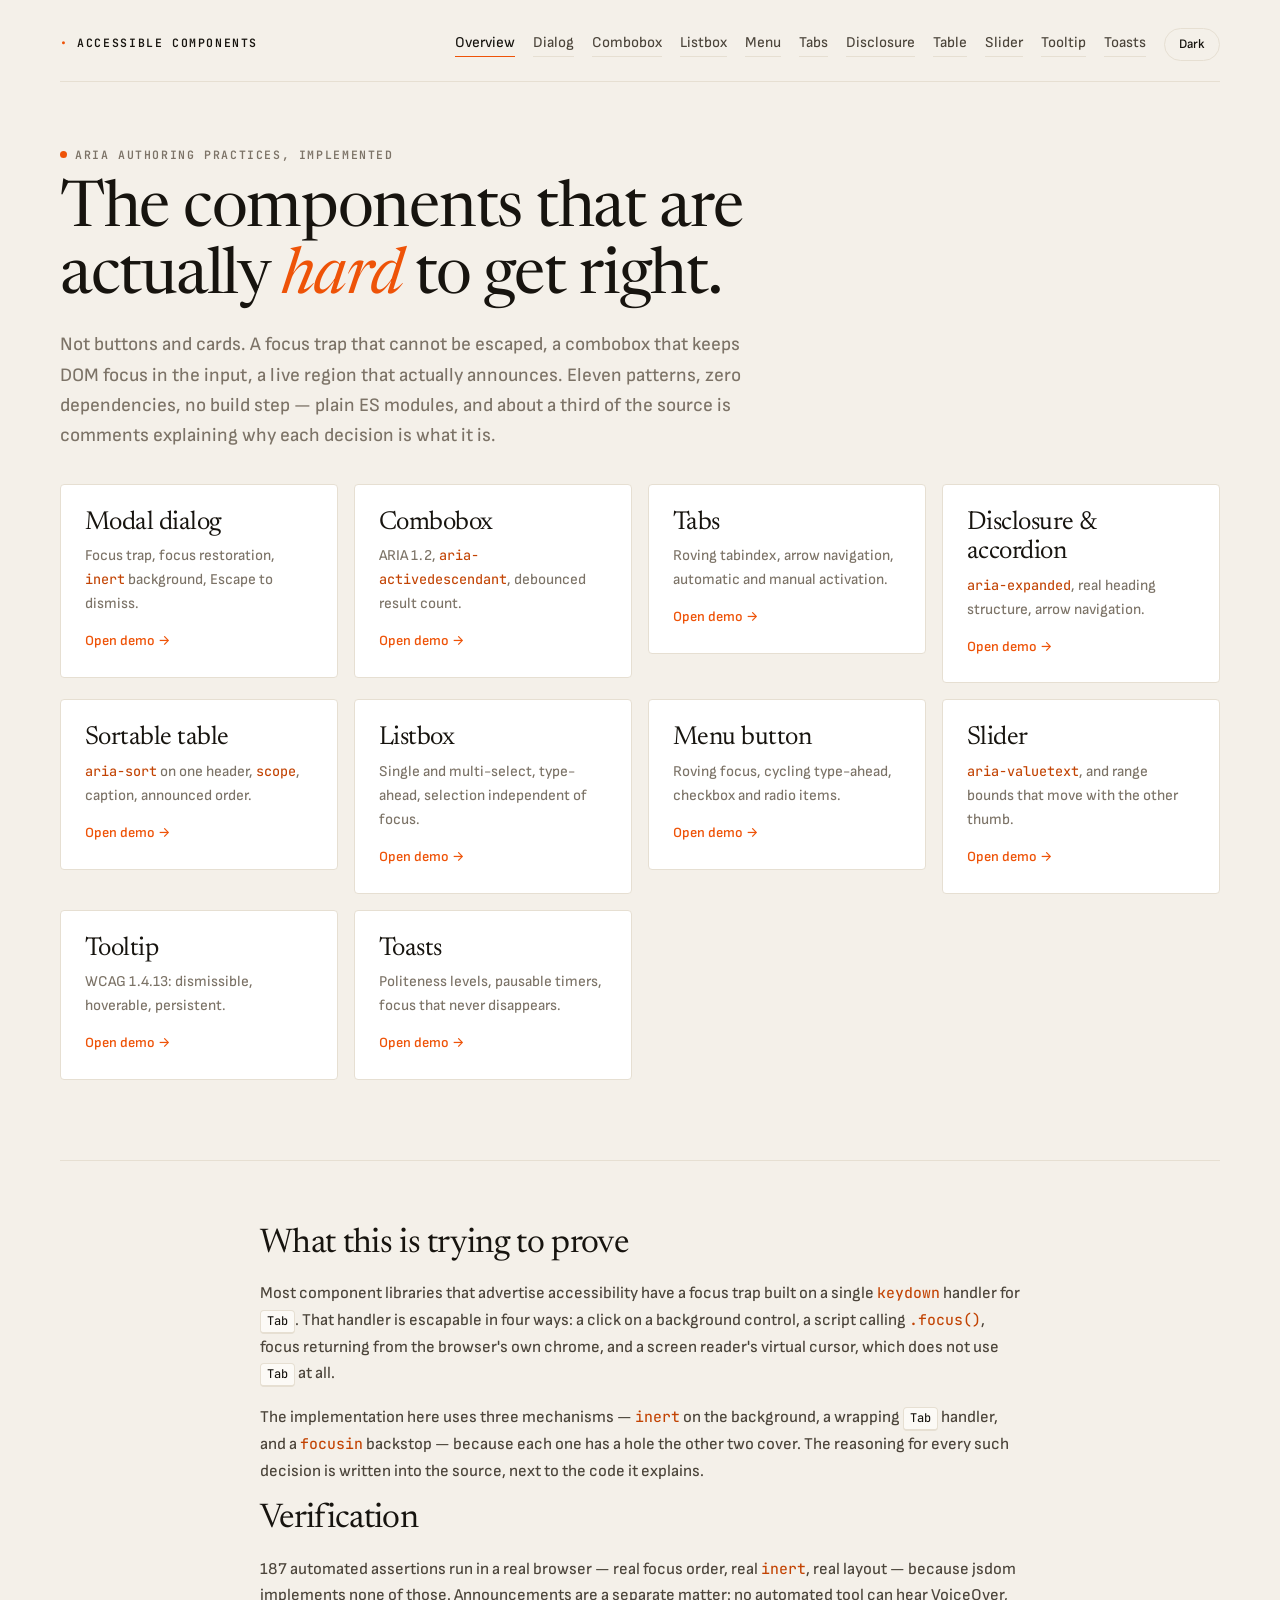
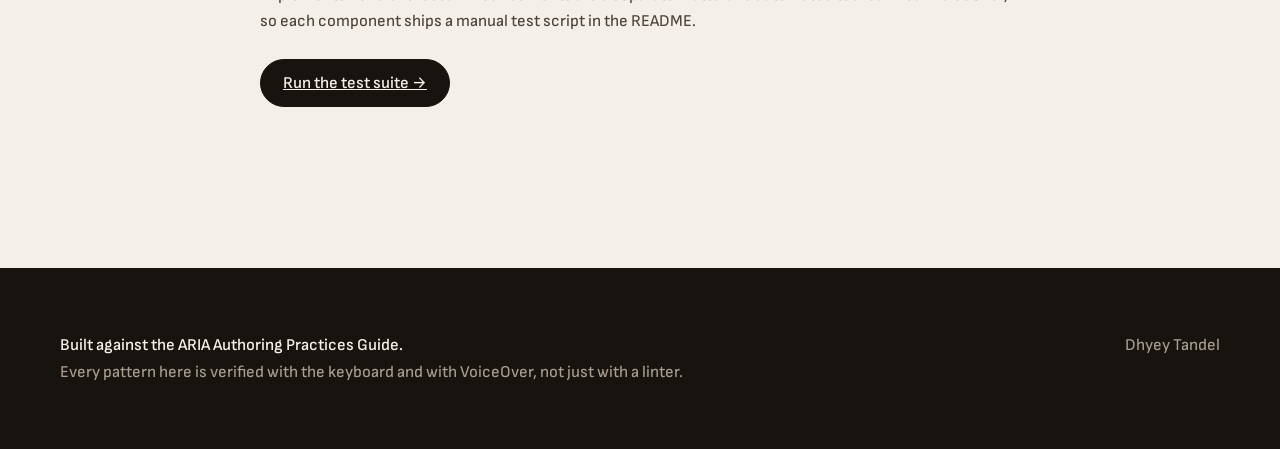
<file: index.html>
<!doctype html>
<html lang="en">
<head>
  <meta charset="utf-8">
  <meta name="viewport" content="width=device-width, initial-scale=1">
  <title>Accessible component library</title>
  <link rel="preconnect" href="https://fonts.googleapis.com">
  <link rel="preconnect" href="https://fonts.gstatic.com" crossorigin>
  <link rel="stylesheet" href="https://fonts.googleapis.com/css2?family=JetBrains+Mono:wght@400;600&family=Newsreader:ital,opsz,wght@0,6..72,300..500;1,6..72,300..500&family=Sofia+Sans:wght@400..700&display=swap">
  <link rel="stylesheet" href="src/styles/index.css">
  <link rel="stylesheet" href="demo/demo.css">
</head>
<body class="a11y-scope">
  <a class="skip-link a11y-visually-hidden-focusable" href="#main">Skip to content</a>

  <header class="site-header wrap">
    <a class="wordmark" href="index.html">Accessible components</a>
    <nav class="site-nav" aria-label="Components">
        <a href="index.html">Overview</a>
        <a href="demo/dialog.html">Dialog</a>
        <a href="demo/combobox.html">Combobox</a>
        <a href="demo/listbox.html">Listbox</a>
        <a href="demo/menu.html">Menu</a>
        <a href="demo/tabs.html">Tabs</a>
        <a href="demo/disclosure.html">Disclosure</a>
        <a href="demo/table.html">Table</a>
        <a href="demo/slider.html">Slider</a>
        <a href="demo/tooltip.html">Tooltip</a>
        <a href="demo/toast.html">Toasts</a>
      <button type="button" class="theme-toggle">Dark</button>
    </nav>
  </header>

  <main id="main" tabindex="-1">
    <section class="block wrap">
      <p class="eyebrow">ARIA Authoring Practices, implemented</p>
      <h1>The components that are<br>actually <em>hard</em> to get right.</h1>
      <p class="lede">
        Not buttons and cards. A focus trap that cannot be escaped, a combobox
        that keeps DOM focus in the input, a live region that actually
        announces. Eleven patterns, zero dependencies, no build step — plain
        ES modules, and about a third of the source is comments explaining
        why each decision is what it is.
      </p>

      <ul class="card-grid">
        <li><a class="card" href="demo/dialog.html">
          <h2>Modal dialog</h2>
          <p>Focus trap, focus restoration, <code>inert</code> background, Escape to dismiss.</p>
          <span class="go">Open demo →</span>
        </a></li>
        <li><a class="card" href="demo/combobox.html">
          <h2>Combobox</h2>
          <p>ARIA 1.2, <code>aria-activedescendant</code>, debounced result count.</p>
          <span class="go">Open demo →</span>
        </a></li>
        <li><a class="card" href="demo/tabs.html">
          <h2>Tabs</h2>
          <p>Roving tabindex, arrow navigation, automatic and manual activation.</p>
          <span class="go">Open demo →</span>
        </a></li>
        <li><a class="card" href="demo/disclosure.html">
          <h2>Disclosure &amp; accordion</h2>
          <p><code>aria-expanded</code>, real heading structure, arrow navigation.</p>
          <span class="go">Open demo →</span>
        </a></li>
        <li><a class="card" href="demo/table.html">
          <h2>Sortable table</h2>
          <p><code>aria-sort</code> on one header, <code>scope</code>, caption, announced order.</p>
          <span class="go">Open demo →</span>
        </a></li>
        <li><a class="card" href="demo/listbox.html">
          <h2>Listbox</h2>
          <p>Single and multi-select, type-ahead, selection independent of focus.</p>
          <span class="go">Open demo →</span>
        </a></li>
        <li><a class="card" href="demo/menu.html">
          <h2>Menu button</h2>
          <p>Roving focus, cycling type-ahead, checkbox and radio items.</p>
          <span class="go">Open demo →</span>
        </a></li>
        <li><a class="card" href="demo/slider.html">
          <h2>Slider</h2>
          <p><code>aria-valuetext</code>, and range bounds that move with the other thumb.</p>
          <span class="go">Open demo →</span>
        </a></li>
        <li><a class="card" href="demo/tooltip.html">
          <h2>Tooltip</h2>
          <p>WCAG 1.4.13: dismissible, hoverable, persistent.</p>
          <span class="go">Open demo →</span>
        </a></li>
        <li><a class="card" href="demo/toast.html">
          <h2>Toasts</h2>
          <p>Politeness levels, pausable timers, focus that never disappears.</p>
          <span class="go">Open demo →</span>
        </a></li>
      </ul>
    </section>

    <section class="block wrap narrow">
      <h2>What this is trying to prove</h2>
      <p>
        Most component libraries that advertise accessibility have a focus trap
        built on a single <code>keydown</code> handler for <kbd>Tab</kbd>. That
        handler is escapable in four ways: a click on a background control, a
        script calling <code>.focus()</code>, focus returning from the browser's
        own chrome, and a screen reader's virtual cursor, which does not use
        <kbd>Tab</kbd> at all.
      </p>
      <p>
        The implementation here uses three mechanisms — <code>inert</code> on
        the background, a wrapping <kbd>Tab</kbd> handler, and a
        <code>focusin</code> backstop — because each one has a hole the other
        two cover. The reasoning for every such decision is written into the
        source, next to the code it explains.
      </p>

      <h2>Verification</h2>
      <p>
        187 automated assertions run in a real browser — real focus order, real
        <code>inert</code>, real layout — because jsdom implements none of
        those. Announcements are a separate matter: no automated tool can hear
        VoiceOver, so each component ships a manual test script in the README.
      </p>
      <p style="margin-top:24px">
        <a class="btn" href="test/run.html">Run the test suite →</a>
      </p>
    </section>

  </main>

  <footer class="site-footer">
    <div class="wrap">
      <p><strong>Built against the ARIA Authoring Practices Guide.</strong><br>
        Every pattern here is verified with the keyboard and with VoiceOver, not just with a linter.</p>
      <p>Dhyey Tandel</p>
    </div>
  </footer>

  <script type="module">
    import { initChrome } from './demo/demo.js';
    initChrome();
    // The overview page has no components of its own.
  </script>
</body>
</html>
</file>
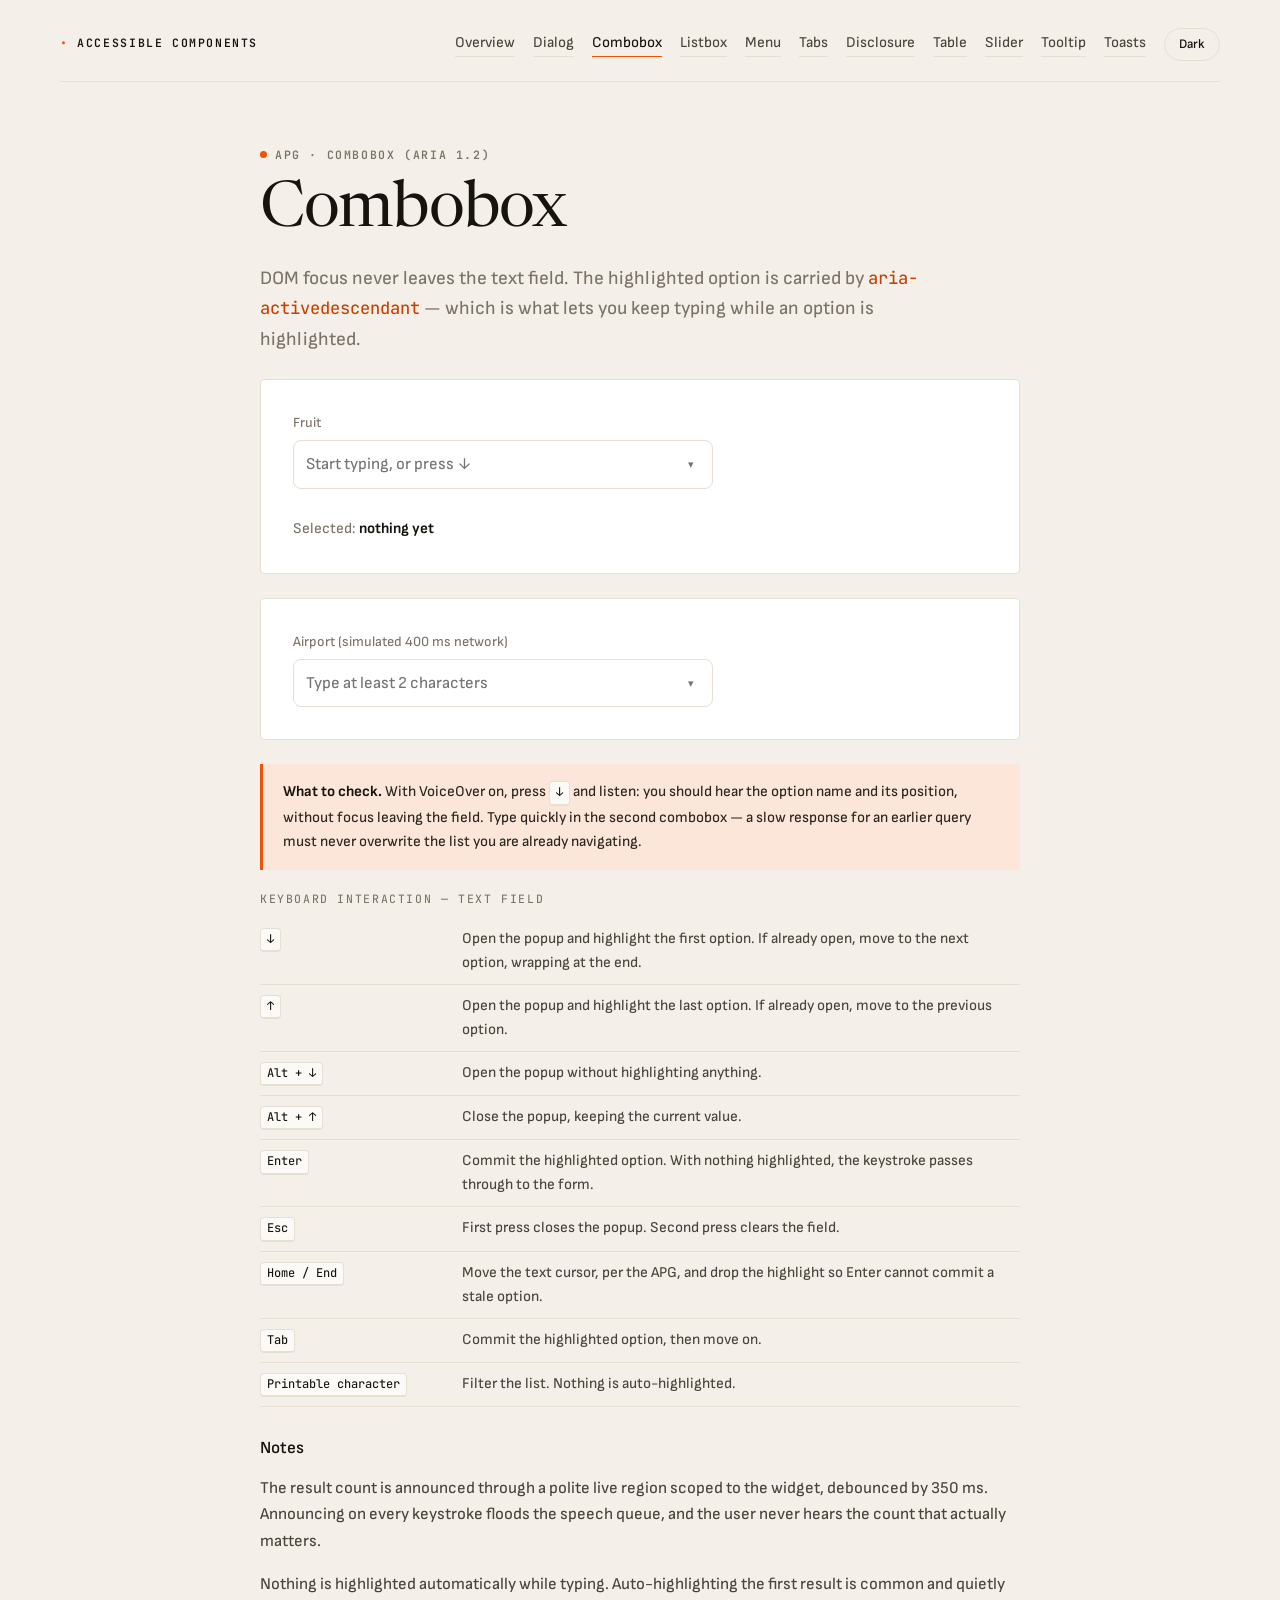
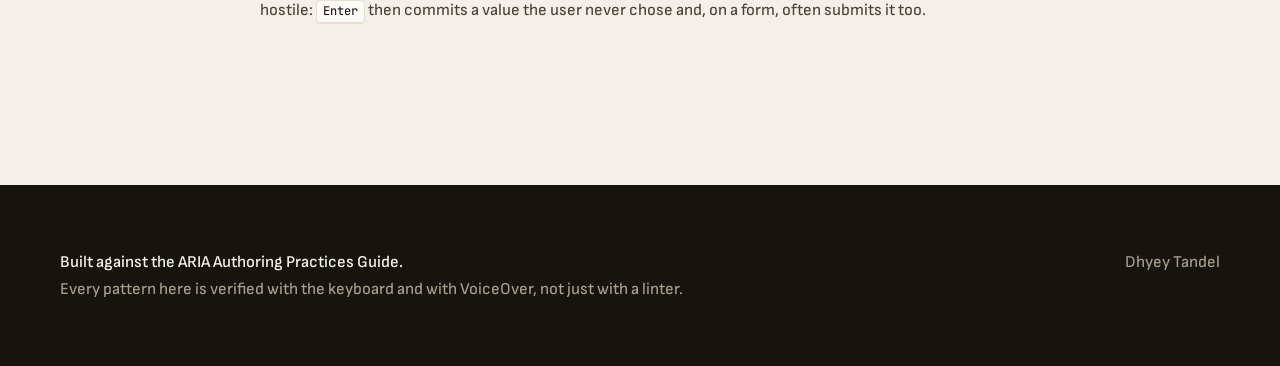
<file: demo/combobox.html>
<!doctype html>
<html lang="en">
<head>
  <meta charset="utf-8">
  <meta name="viewport" content="width=device-width, initial-scale=1">
  <title>Combobox — accessible components</title>
  <link rel="preconnect" href="https://fonts.googleapis.com">
  <link rel="preconnect" href="https://fonts.gstatic.com" crossorigin>
  <link rel="stylesheet" href="https://fonts.googleapis.com/css2?family=JetBrains+Mono:wght@400;600&family=Newsreader:ital,opsz,wght@0,6..72,300..500;1,6..72,300..500&family=Sofia+Sans:wght@400..700&display=swap">
  <link rel="stylesheet" href="../src/styles/index.css">
  <link rel="stylesheet" href="../demo/demo.css">
</head>
<body class="a11y-scope">
  <a class="skip-link a11y-visually-hidden-focusable" href="#main">Skip to content</a>

  <header class="site-header wrap">
    <a class="wordmark" href="../index.html">Accessible components</a>
    <nav class="site-nav" aria-label="Components">
        <a href="../index.html">Overview</a>
        <a href="../demo/dialog.html">Dialog</a>
        <a href="../demo/combobox.html">Combobox</a>
        <a href="../demo/listbox.html">Listbox</a>
        <a href="../demo/menu.html">Menu</a>
        <a href="../demo/tabs.html">Tabs</a>
        <a href="../demo/disclosure.html">Disclosure</a>
        <a href="../demo/table.html">Table</a>
        <a href="../demo/slider.html">Slider</a>
        <a href="../demo/tooltip.html">Tooltip</a>
        <a href="../demo/toast.html">Toasts</a>
      <button type="button" class="theme-toggle">Dark</button>
    </nav>
  </header>

  <main id="main" tabindex="-1">
    <section class="block wrap narrow">
      <p class="eyebrow">APG · Combobox (ARIA 1.2)</p>
      <h1>Combobox</h1>
      <p class="lede">
        DOM focus never leaves the text field. The highlighted option is carried
        by <code>aria-activedescendant</code> — which is what lets you keep
        typing while an option is highlighted.
      </p>

      <div class="demo-surface">
        <div class="a11y-combobox" data-a11y-combobox id="fruit-combobox">
          <label for="fruit" style="font-size:14px;color:var(--muted)">Fruit</label>
          <div class="a11y-combobox__field">
            <input id="fruit" type="text" placeholder="Start typing, or press ↓">
            <button type="button" class="a11y-combobox__toggle" data-a11y-combobox-toggle>▾</button>
          </div>
          <ul class="a11y-combobox__listbox" data-a11y-combobox-listbox></ul>
        </div>

        <p style="margin:28px 0 0;font-size:15px;color:var(--muted)">
          Selected: <strong id="fruit-output" style="color:var(--ink)">nothing yet</strong>
        </p>
      </div>

      <div class="demo-surface">
        <div class="a11y-combobox" data-a11y-combobox id="slow-combobox">
          <label for="airport" style="font-size:14px;color:var(--muted)">Airport (simulated 400 ms network)</label>
          <div class="a11y-combobox__field">
            <input id="airport" type="text" placeholder="Type at least 2 characters">
            <button type="button" class="a11y-combobox__toggle" data-a11y-combobox-toggle>▾</button>
          </div>
          <ul class="a11y-combobox__listbox" data-a11y-combobox-listbox></ul>
        </div>
      </div>

      <div class="note">
        <strong>What to check.</strong> With VoiceOver on, press <kbd>↓</kbd> and
        listen: you should hear the option name and its position, without focus
        leaving the field. Type quickly in the second combobox — a slow response
        for an earlier query must never overwrite the list you are already
        navigating.
      </div>

          <table class="keys">
            <caption>Keyboard interaction — text field</caption>
            <tbody>
            <tr><th scope="row"><kbd>↓</kbd></th><td>Open the popup and highlight the first option. If already open, move to the next option, wrapping at the end.</td></tr>
            <tr><th scope="row"><kbd>↑</kbd></th><td>Open the popup and highlight the last option. If already open, move to the previous option.</td></tr>
            <tr><th scope="row"><kbd>Alt + ↓</kbd></th><td>Open the popup without highlighting anything.</td></tr>
            <tr><th scope="row"><kbd>Alt + ↑</kbd></th><td>Close the popup, keeping the current value.</td></tr>
            <tr><th scope="row"><kbd>Enter</kbd></th><td>Commit the highlighted option. With nothing highlighted, the keystroke passes through to the form.</td></tr>
            <tr><th scope="row"><kbd>Esc</kbd></th><td>First press closes the popup. Second press clears the field.</td></tr>
            <tr><th scope="row"><kbd>Home / End</kbd></th><td>Move the text cursor, per the APG, and drop the highlight so Enter cannot commit a stale option.</td></tr>
            <tr><th scope="row"><kbd>Tab</kbd></th><td>Commit the highlighted option, then move on.</td></tr>
            <tr><th scope="row"><kbd>Printable character</kbd></th><td>Filter the list. Nothing is auto-highlighted.</td></tr>
            </tbody>
          </table>
      <h2 class="sub">Notes</h2>
      <p>
        The result count is announced through a polite live region scoped to the
        widget, debounced by 350 ms. Announcing on every keystroke floods the
        speech queue, and the user never hears the count that actually matters.
      </p>
      <p>
        Nothing is highlighted automatically while typing. Auto-highlighting the
        first result is common and quietly hostile: <kbd>Enter</kbd> then commits
        a value the user never chose and, on a form, often submits it too.
      </p>
    </section>

  </main>

  <footer class="site-footer">
    <div class="wrap">
      <p><strong>Built against the ARIA Authoring Practices Guide.</strong><br>
        Every pattern here is verified with the keyboard and with VoiceOver, not just with a linter.</p>
      <p>Dhyey Tandel</p>
    </div>
  </footer>

  <script type="module">
    import { initChrome } from '../demo/demo.js';
    initChrome();
    const { Combobox } = await import('../src/components/combobox/combobox.js');

    const FRUIT = ['Apple', 'Apricot', 'Avocado', 'Banana', 'Blackberry', 'Blackcurrant',
      'Blueberry', 'Cherry', 'Clementine', 'Cranberry', 'Damson', 'Date', 'Dragonfruit',
      'Elderberry', 'Fig', 'Gooseberry', 'Grape', 'Grapefruit', 'Guava', 'Kiwi', 'Lemon',
      'Lime', 'Lychee', 'Mango', 'Melon', 'Nectarine', 'Orange', 'Papaya', 'Passionfruit',
      'Peach', 'Pear', 'Persimmon', 'Pineapple', 'Plum', 'Pomegranate', 'Quince',
      'Raspberry', 'Redcurrant', 'Rhubarb', 'Satsuma', 'Strawberry', 'Tangerine'];

    const output = document.getElementById('fruit-output');
    new Combobox(document.getElementById('fruit-combobox'), {
      source: FRUIT,
      onSelect: (item) => { output.textContent = item.label; },
    });

    const AIRPORTS = ['Amsterdam Schiphol', 'Athens', 'Auckland', 'Bangalore Kempegowda',
      'Barcelona El Prat', 'Berlin Brandenburg', 'Boston Logan', 'Chicago O\u2019Hare',
      'Copenhagen Kastrup', 'Delhi Indira Gandhi', 'Dublin', 'Frankfurt', 'Helsinki Vantaa',
      'Lisbon Portela', 'London Heathrow', 'Madrid Barajas', 'Mumbai Chhatrapati Shivaji',
      'Oslo Gardermoen', 'Paris Charles de Gaulle', 'Reykjavik Keflavik', 'Rome Fiumicino',
      'San Francisco', 'Seattle Tacoma', 'Singapore Changi', 'Stockholm Arlanda',
      'Sydney Kingsford Smith', 'Tokyo Haneda', 'Vienna', 'Warsaw Chopin', 'Zurich'];

    new Combobox(document.getElementById('slow-combobox'), {
      minChars: 2,
      // Deliberately slow and jittery, so a stale response can overtake a fresh
      // one. The request token inside Combobox is what stops it winning.
      source: async (query) => {
        await new Promise((resolve) => setTimeout(resolve, 250 + Math.random() * 300));
        const needle = query.toLowerCase();
        return AIRPORTS.filter((name) => name.toLowerCase().includes(needle));
      },
    });
  </script>
</body>
</html>
</file>
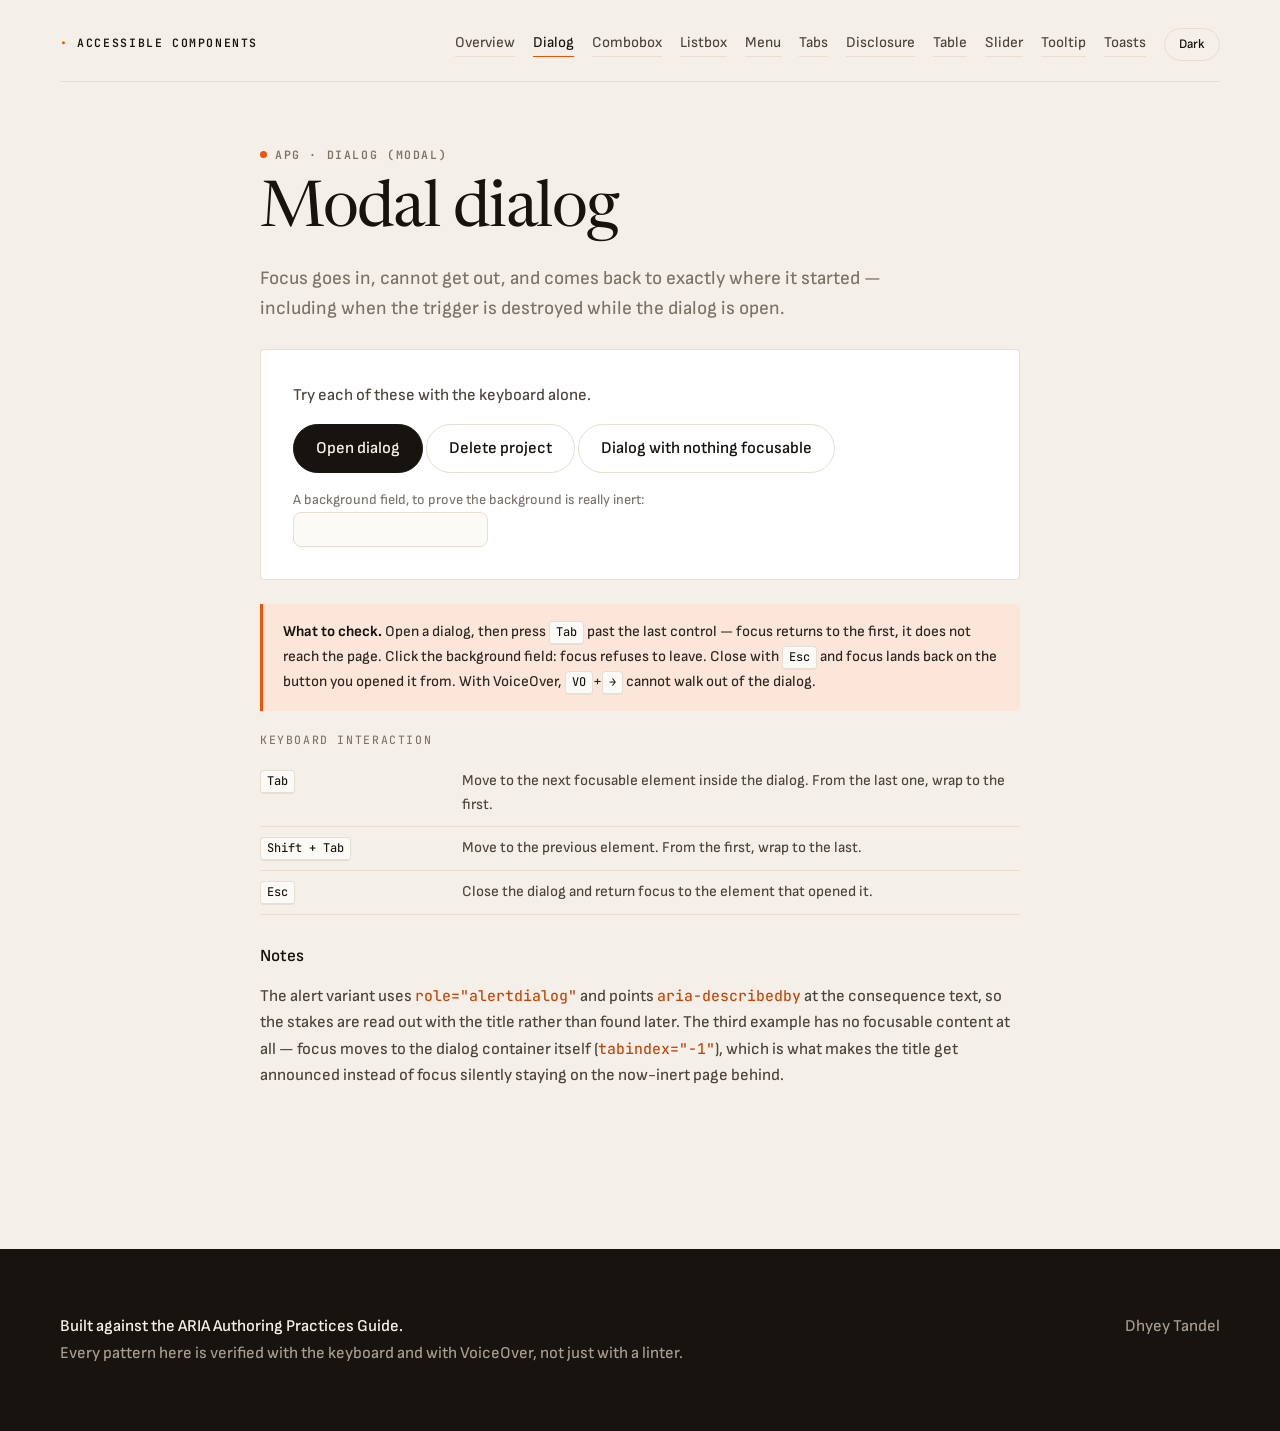
<file: demo/dialog.html>
<!doctype html>
<html lang="en">
<head>
  <meta charset="utf-8">
  <meta name="viewport" content="width=device-width, initial-scale=1">
  <title>Modal dialog — accessible components</title>
  <link rel="preconnect" href="https://fonts.googleapis.com">
  <link rel="preconnect" href="https://fonts.gstatic.com" crossorigin>
  <link rel="stylesheet" href="https://fonts.googleapis.com/css2?family=JetBrains+Mono:wght@400;600&family=Newsreader:ital,opsz,wght@0,6..72,300..500;1,6..72,300..500&family=Sofia+Sans:wght@400..700&display=swap">
  <link rel="stylesheet" href="../src/styles/index.css">
  <link rel="stylesheet" href="../demo/demo.css">
</head>
<body class="a11y-scope">
  <a class="skip-link a11y-visually-hidden-focusable" href="#main">Skip to content</a>

  <header class="site-header wrap">
    <a class="wordmark" href="../index.html">Accessible components</a>
    <nav class="site-nav" aria-label="Components">
        <a href="../index.html">Overview</a>
        <a href="../demo/dialog.html">Dialog</a>
        <a href="../demo/combobox.html">Combobox</a>
        <a href="../demo/listbox.html">Listbox</a>
        <a href="../demo/menu.html">Menu</a>
        <a href="../demo/tabs.html">Tabs</a>
        <a href="../demo/disclosure.html">Disclosure</a>
        <a href="../demo/table.html">Table</a>
        <a href="../demo/slider.html">Slider</a>
        <a href="../demo/tooltip.html">Tooltip</a>
        <a href="../demo/toast.html">Toasts</a>
      <button type="button" class="theme-toggle">Dark</button>
    </nav>
  </header>

  <main id="main" tabindex="-1">
    <section class="block wrap narrow">
      <p class="eyebrow">APG · Dialog (Modal)</p>
      <h1>Modal dialog</h1>
      <p class="lede">
        Focus goes in, cannot get out, and comes back to exactly where it
        started — including when the trigger is destroyed while the dialog is open.
      </p>

      <div class="demo-surface">
        <p style="margin-top:0">Try each of these with the keyboard alone.</p>
        <p>
          <button type="button" class="btn" data-a11y-dialog-open="demo-dialog">Open dialog</button>
          <button type="button" class="btn btn--ghost" data-a11y-dialog-open="demo-alert">Delete project</button>
          <button type="button" class="btn btn--ghost" data-a11y-dialog-open="demo-empty">Dialog with nothing focusable</button>
        </p>
        <p style="margin-bottom:0">
          <label for="scratch" style="display:block;font-size:14px;color:var(--muted)">A background field, to prove the background is really inert:</label>
          <input id="scratch" type="text" style="padding:9px 12px;border:1px solid var(--faint);border-radius:var(--r-input);background:var(--paper-lift);color:var(--ink)">
        </p>
      </div>

      <div class="note">
        <strong>What to check.</strong> Open a dialog, then press <kbd>Tab</kbd>
        past the last control — focus returns to the first, it does not reach the
        page. Click the background field: focus refuses to leave. Close with
        <kbd>Esc</kbd> and focus lands back on the button you opened it from.
        With VoiceOver, <kbd>VO</kbd>+<kbd>→</kbd> cannot walk out of the dialog.
      </div>

          <table class="keys">
            <caption>Keyboard interaction</caption>
            <tbody>
            <tr><th scope="row"><kbd>Tab</kbd></th><td>Move to the next focusable element inside the dialog. From the last one, wrap to the first.</td></tr>
            <tr><th scope="row"><kbd>Shift + Tab</kbd></th><td>Move to the previous element. From the first, wrap to the last.</td></tr>
            <tr><th scope="row"><kbd>Esc</kbd></th><td>Close the dialog and return focus to the element that opened it.</td></tr>
            </tbody>
          </table>
      <h2 class="sub">Notes</h2>
      <p>
        The alert variant uses <code>role="alertdialog"</code> and points
        <code>aria-describedby</code> at the consequence text, so the stakes are
        read out with the title rather than found later. The third example has no
        focusable content at all — focus moves to the dialog container itself
        (<code>tabindex="-1"</code>), which is what makes the title get announced
        instead of focus silently staying on the now-inert page behind.
      </p>
    </section>

    <div class="a11y-dialog" id="demo-dialog" data-a11y-dialog>
      <div class="a11y-dialog__backdrop" data-a11y-dialog-backdrop></div>
      <div class="a11y-dialog__panel" data-a11y-dialog-panel>
        <h2 class="a11y-dialog__title" data-a11y-dialog-title>Rename workspace</h2>
        <div class="a11y-dialog__body">
          <label for="ws-name" style="display:block;font-size:14px;color:var(--muted);margin-bottom:4px">Workspace name</label>
          <input id="ws-name" type="text" value="Northwind"
                 style="width:100%;box-sizing:border-box;padding:10px 12px;border:1px solid var(--faint);border-radius:var(--r-input);background:var(--paper-lift);color:var(--ink)">
        </div>
        <div class="a11y-dialog__actions">
          <button type="button" class="btn btn--ghost" data-a11y-dialog-close>Cancel</button>
          <button type="button" class="btn" data-a11y-dialog-close>Save</button>
        </div>
      </div>
    </div>

    <div class="a11y-dialog" id="demo-alert" data-a11y-dialog data-a11y-dialog-alert>
      <div class="a11y-dialog__backdrop" data-a11y-dialog-backdrop></div>
      <div class="a11y-dialog__panel" data-a11y-dialog-panel>
        <h2 class="a11y-dialog__title" data-a11y-dialog-title>Delete this project?</h2>
        <p class="a11y-dialog__body" data-a11y-dialog-description>
          All 42 files and the deployment history will be removed. This cannot be undone.
        </p>
        <div class="a11y-dialog__actions">
          <button type="button" class="btn btn--ghost" data-a11y-dialog-close>Keep project</button>
          <button type="button" class="btn" data-a11y-dialog-close style="background:var(--error);border-color:var(--error)">Delete</button>
        </div>
      </div>
    </div>

    <div class="a11y-dialog" id="demo-empty" data-a11y-dialog>
      <div class="a11y-dialog__backdrop" data-a11y-dialog-backdrop></div>
      <div class="a11y-dialog__panel" data-a11y-dialog-panel>
        <h2 class="a11y-dialog__title" data-a11y-dialog-title>Nothing to focus here</h2>
        <p class="a11y-dialog__body">
          This dialog has no buttons and no fields. Focus is on the dialog itself,
          so its title is still announced. Press <kbd>Esc</kbd> to close.
        </p>
      </div>
    </div>

  </main>

  <footer class="site-footer">
    <div class="wrap">
      <p><strong>Built against the ARIA Authoring Practices Guide.</strong><br>
        Every pattern here is verified with the keyboard and with VoiceOver, not just with a linter.</p>
      <p>Dhyey Tandel</p>
    </div>
  </footer>

  <script type="module">
    import { initChrome } from '../demo/demo.js';
    initChrome();
    const { init } = await import('../src/index.js');
    init();
  </script>
</body>
</html>
</file>
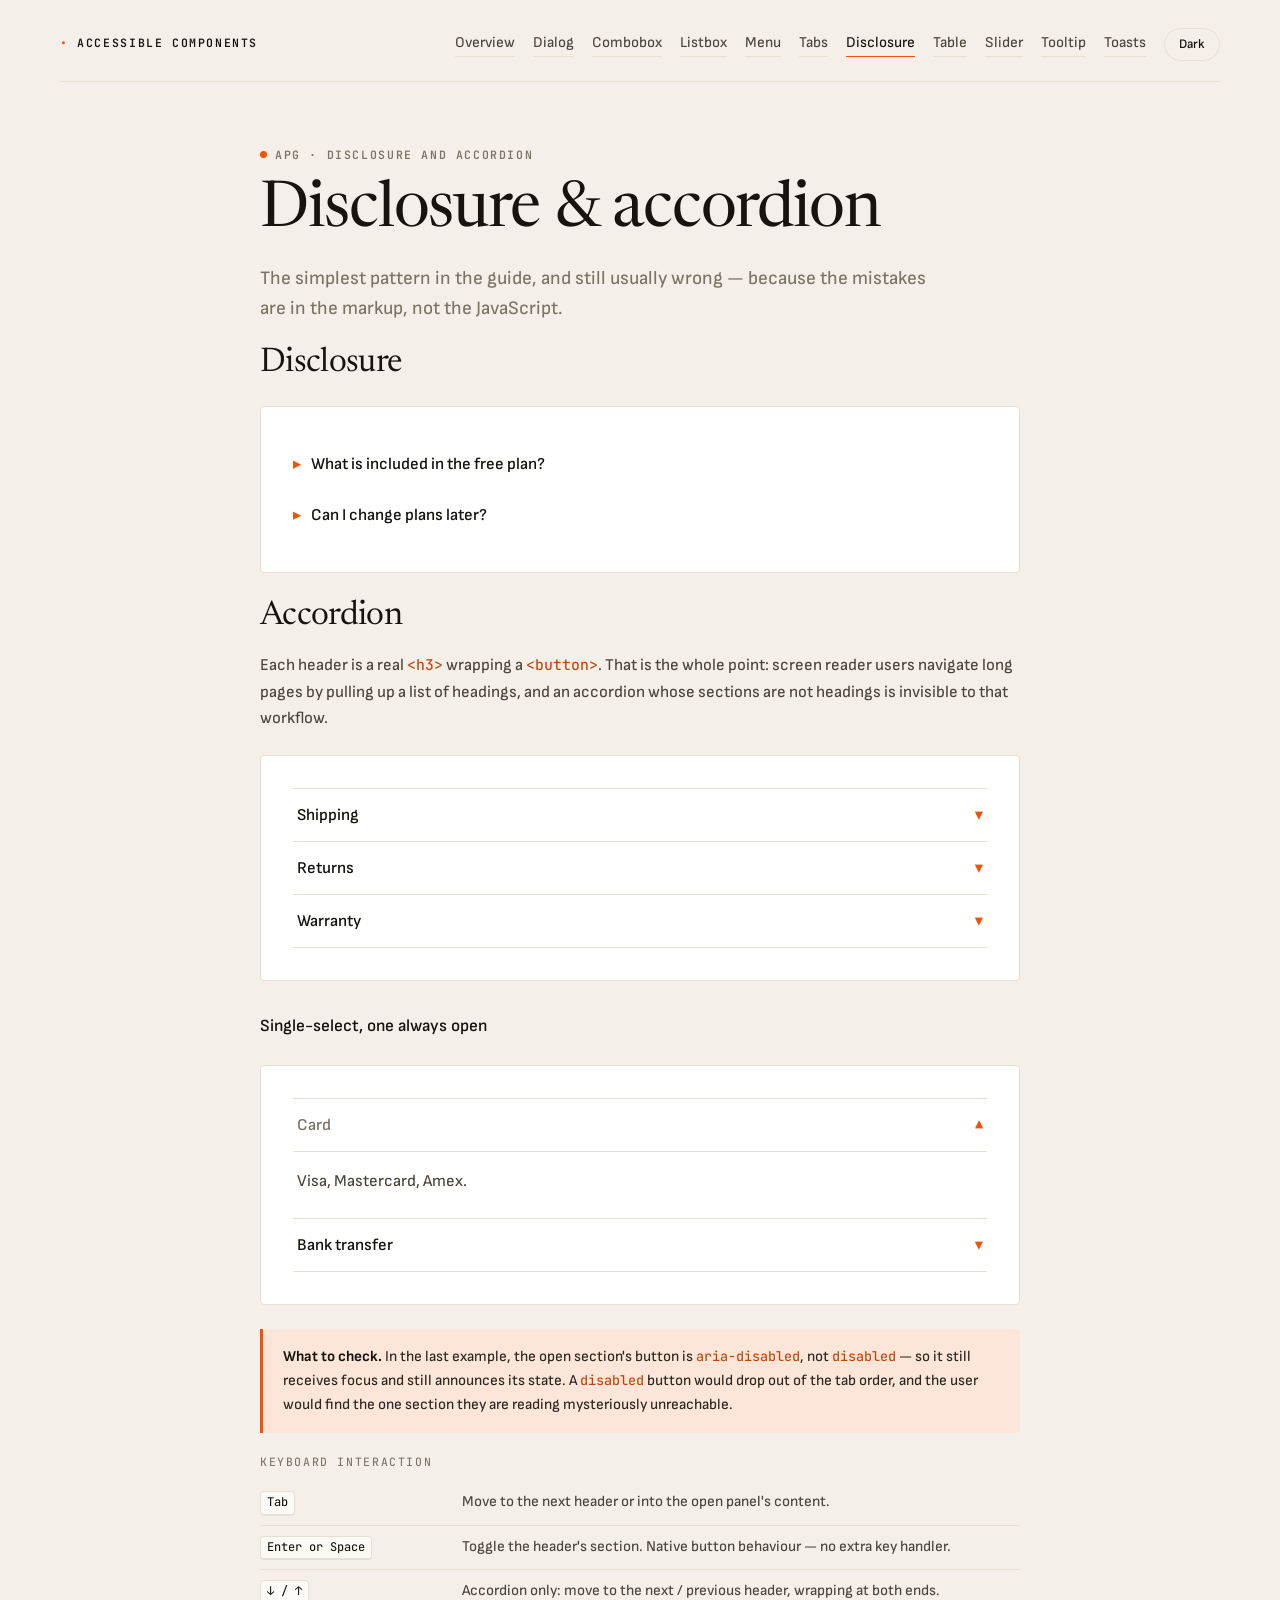
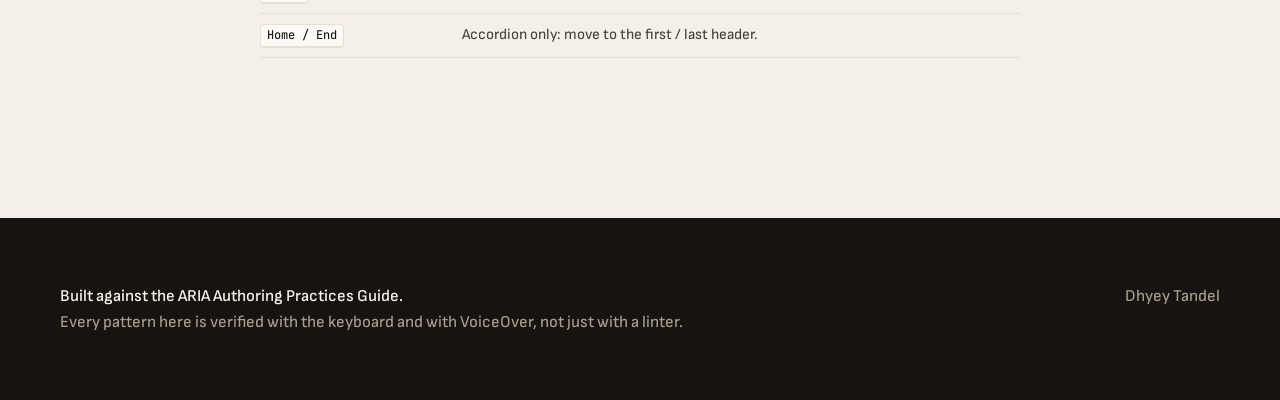
<file: demo/disclosure.html>
<!doctype html>
<html lang="en">
<head>
  <meta charset="utf-8">
  <meta name="viewport" content="width=device-width, initial-scale=1">
  <title>Disclosure & accordion — accessible components</title>
  <link rel="preconnect" href="https://fonts.googleapis.com">
  <link rel="preconnect" href="https://fonts.gstatic.com" crossorigin>
  <link rel="stylesheet" href="https://fonts.googleapis.com/css2?family=JetBrains+Mono:wght@400;600&family=Newsreader:ital,opsz,wght@0,6..72,300..500;1,6..72,300..500&family=Sofia+Sans:wght@400..700&display=swap">
  <link rel="stylesheet" href="../src/styles/index.css">
  <link rel="stylesheet" href="../demo/demo.css">
</head>
<body class="a11y-scope">
  <a class="skip-link a11y-visually-hidden-focusable" href="#main">Skip to content</a>

  <header class="site-header wrap">
    <a class="wordmark" href="../index.html">Accessible components</a>
    <nav class="site-nav" aria-label="Components">
        <a href="../index.html">Overview</a>
        <a href="../demo/dialog.html">Dialog</a>
        <a href="../demo/combobox.html">Combobox</a>
        <a href="../demo/listbox.html">Listbox</a>
        <a href="../demo/menu.html">Menu</a>
        <a href="../demo/tabs.html">Tabs</a>
        <a href="../demo/disclosure.html">Disclosure</a>
        <a href="../demo/table.html">Table</a>
        <a href="../demo/slider.html">Slider</a>
        <a href="../demo/tooltip.html">Tooltip</a>
        <a href="../demo/toast.html">Toasts</a>
      <button type="button" class="theme-toggle">Dark</button>
    </nav>
  </header>

  <main id="main" tabindex="-1">
    <section class="block wrap narrow">
      <p class="eyebrow">APG · Disclosure and Accordion</p>
      <h1>Disclosure &amp; accordion</h1>
      <p class="lede">
        The simplest pattern in the guide, and still usually wrong — because the
        mistakes are in the markup, not the JavaScript.
      </p>

      <h2>Disclosure</h2>
      <div class="demo-surface">
        <button type="button" class="a11y-disclosure__trigger" data-a11y-disclosure aria-controls="d-1">
          What is included in the free plan?
        </button>
        <div class="a11y-disclosure__panel" id="d-1">
          <p style="margin:0">Three projects, 1 GB of storage, and community support.</p>
        </div>

        <button type="button" class="a11y-disclosure__trigger" data-a11y-disclosure aria-controls="d-2">
          Can I change plans later?
        </button>
        <div class="a11y-disclosure__panel" id="d-2">
          <p style="margin:0">Yes, at any point. Changes are prorated to the day.</p>
        </div>
      </div>

      <h2>Accordion</h2>
      <p>
        Each header is a real <code>&lt;h3&gt;</code> wrapping a
        <code>&lt;button&gt;</code>. That is the whole point: screen reader users
        navigate long pages by pulling up a list of headings, and an accordion
        whose sections are not headings is invisible to that workflow.
      </p>
      <div class="demo-surface">
        <div class="a11y-accordion" data-a11y-accordion>
          <h3 class="a11y-accordion__heading">
            <button type="button" class="a11y-accordion__trigger" data-a11y-accordion-trigger aria-controls="a-1">Shipping</button>
          </h3>
          <div class="a11y-accordion__panel" id="a-1">
            <p style="margin:0">Dispatched within one working day. Tracked delivery in 2–4 days.</p>
          </div>

          <h3 class="a11y-accordion__heading">
            <button type="button" class="a11y-accordion__trigger" data-a11y-accordion-trigger aria-controls="a-2">Returns</button>
          </h3>
          <div class="a11y-accordion__panel" id="a-2">
            <p style="margin:0">Thirty days, unworn, in the original packaging. Return postage is on us.</p>
          </div>

          <h3 class="a11y-accordion__heading">
            <button type="button" class="a11y-accordion__trigger" data-a11y-accordion-trigger aria-controls="a-3">Warranty</button>
          </h3>
          <div class="a11y-accordion__panel" id="a-3">
            <p style="margin:0">Two years against manufacturing defects.</p>
          </div>
        </div>
      </div>

      <h3 class="sub">Single-select, one always open</h3>
      <div class="demo-surface">
        <div class="a11y-accordion" data-a11y-accordion data-a11y-accordion-multiple="false" data-a11y-accordion-collapse-all="false">
          <h3 class="a11y-accordion__heading">
            <button type="button" class="a11y-accordion__trigger" data-a11y-accordion-trigger aria-controls="s-1" aria-expanded="true">Card</button>
          </h3>
          <div class="a11y-accordion__panel" id="s-1"><p style="margin:0">Visa, Mastercard, Amex.</p></div>

          <h3 class="a11y-accordion__heading">
            <button type="button" class="a11y-accordion__trigger" data-a11y-accordion-trigger aria-controls="s-2">Bank transfer</button>
          </h3>
          <div class="a11y-accordion__panel" id="s-2"><p style="margin:0">Two to three working days to clear.</p></div>
        </div>
      </div>

      <div class="note">
        <strong>What to check.</strong> In the last example, the open section's
        button is <code>aria-disabled</code>, not <code>disabled</code> — so it
        still receives focus and still announces its state. A <code>disabled</code>
        button would drop out of the tab order, and the user would find the one
        section they are reading mysteriously unreachable.
      </div>

          <table class="keys">
            <caption>Keyboard interaction</caption>
            <tbody>
            <tr><th scope="row"><kbd>Tab</kbd></th><td>Move to the next header or into the open panel's content.</td></tr>
            <tr><th scope="row"><kbd>Enter or Space</kbd></th><td>Toggle the header's section. Native button behaviour — no extra key handler.</td></tr>
            <tr><th scope="row"><kbd>↓ / ↑</kbd></th><td>Accordion only: move to the next / previous header, wrapping at both ends.</td></tr>
            <tr><th scope="row"><kbd>Home / End</kbd></th><td>Accordion only: move to the first / last header.</td></tr>
            </tbody>
          </table>
    </section>

  </main>

  <footer class="site-footer">
    <div class="wrap">
      <p><strong>Built against the ARIA Authoring Practices Guide.</strong><br>
        Every pattern here is verified with the keyboard and with VoiceOver, not just with a linter.</p>
      <p>Dhyey Tandel</p>
    </div>
  </footer>

  <script type="module">
    import { initChrome } from '../demo/demo.js';
    initChrome();
    const { init } = await import('../src/index.js');
    init();
  </script>
</body>
</html>
</file>
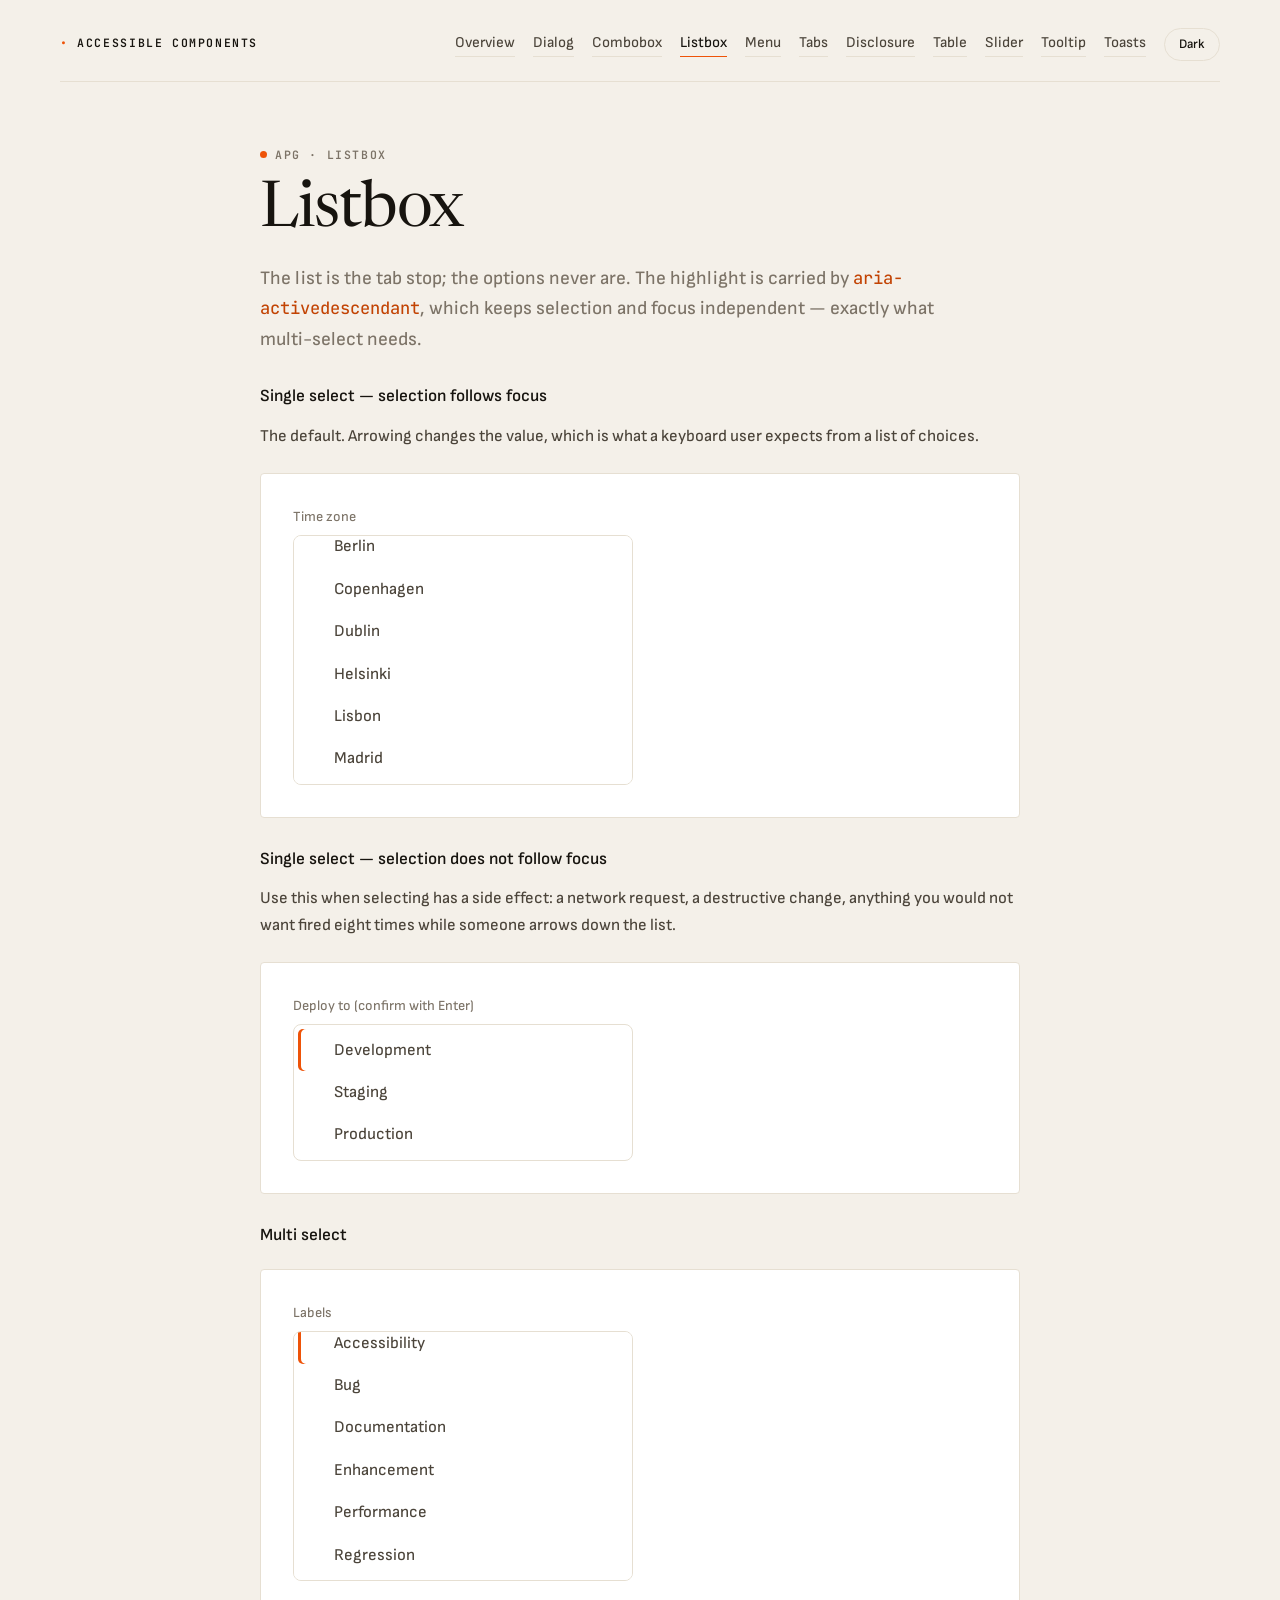
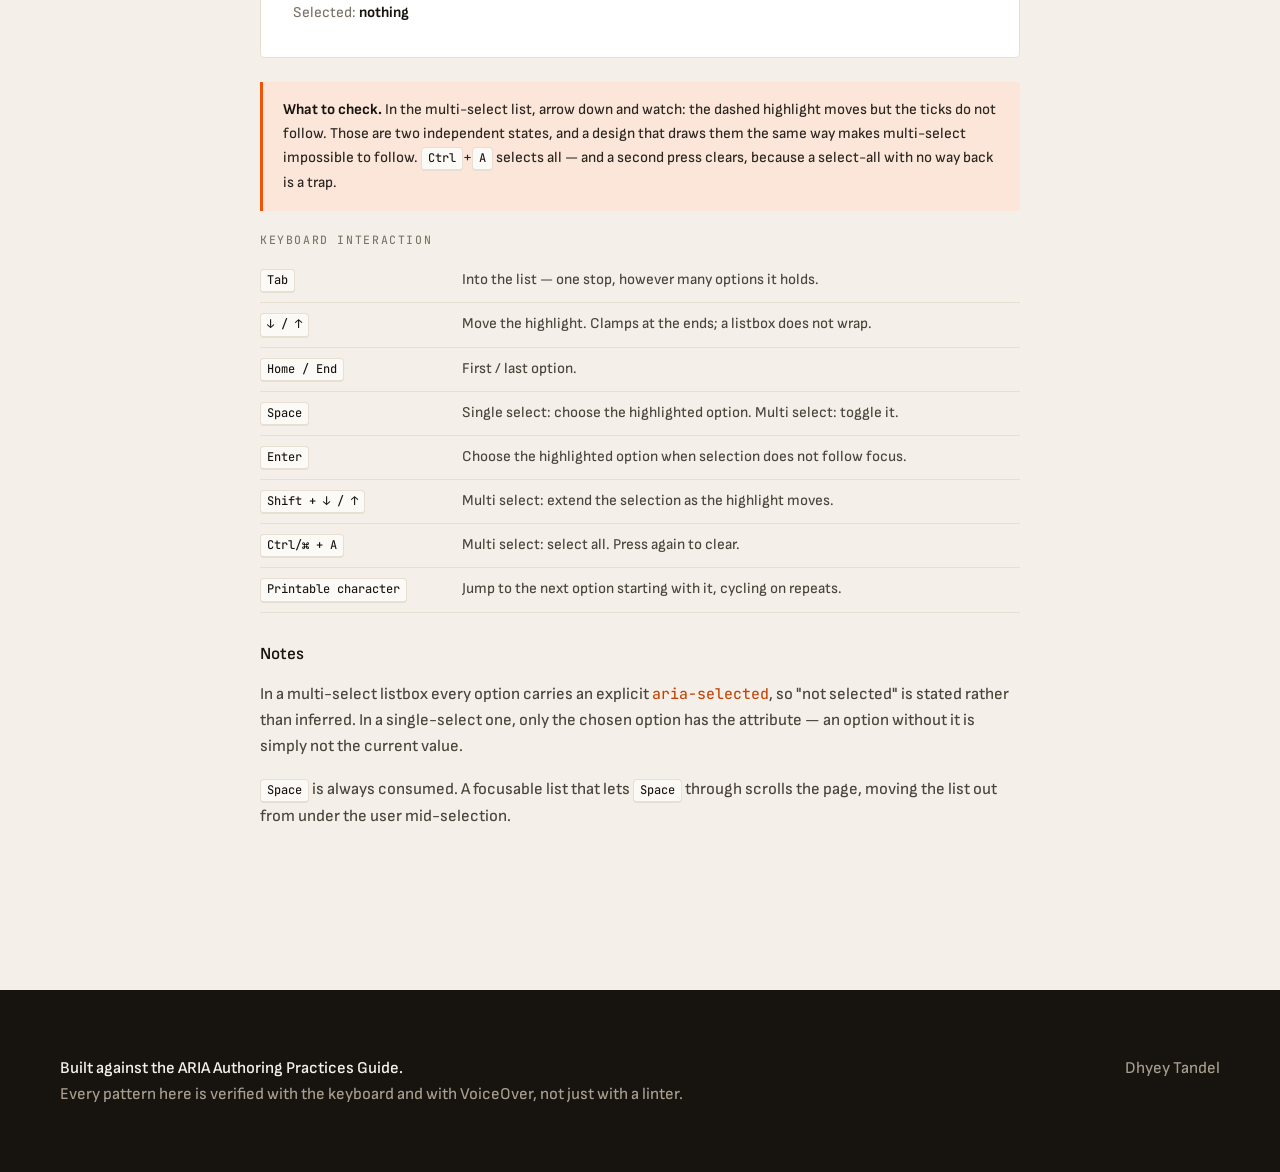
<file: demo/listbox.html>
<!doctype html>
<html lang="en">
<head>
  <meta charset="utf-8">
  <meta name="viewport" content="width=device-width, initial-scale=1">
  <title>Listbox — accessible components</title>
  <link rel="preconnect" href="https://fonts.googleapis.com">
  <link rel="preconnect" href="https://fonts.gstatic.com" crossorigin>
  <link rel="stylesheet" href="https://fonts.googleapis.com/css2?family=JetBrains+Mono:wght@400;600&family=Newsreader:ital,opsz,wght@0,6..72,300..500;1,6..72,300..500&family=Sofia+Sans:wght@400..700&display=swap">
  <link rel="stylesheet" href="../src/styles/index.css">
  <link rel="stylesheet" href="../demo/demo.css">
</head>
<body class="a11y-scope">
  <a class="skip-link a11y-visually-hidden-focusable" href="#main">Skip to content</a>

  <header class="site-header wrap">
    <a class="wordmark" href="../index.html">Accessible components</a>
    <nav class="site-nav" aria-label="Components">
        <a href="../index.html">Overview</a>
        <a href="../demo/dialog.html">Dialog</a>
        <a href="../demo/combobox.html">Combobox</a>
        <a href="../demo/listbox.html">Listbox</a>
        <a href="../demo/menu.html">Menu</a>
        <a href="../demo/tabs.html">Tabs</a>
        <a href="../demo/disclosure.html">Disclosure</a>
        <a href="../demo/table.html">Table</a>
        <a href="../demo/slider.html">Slider</a>
        <a href="../demo/tooltip.html">Tooltip</a>
        <a href="../demo/toast.html">Toasts</a>
      <button type="button" class="theme-toggle">Dark</button>
    </nav>
  </header>

  <main id="main" tabindex="-1">
    <section class="block wrap narrow">
      <p class="eyebrow">APG · Listbox</p>
      <h1>Listbox</h1>
      <p class="lede">
        The list is the tab stop; the options never are. The highlight is
        carried by <code>aria-activedescendant</code>, which keeps selection and
        focus independent — exactly what multi-select needs.
      </p>

      <h2 class="sub">Single select — selection follows focus</h2>
      <p>The default. Arrowing changes the value, which is what a keyboard user expects from a list of choices.</p>
      <div class="demo-surface">
        <div class="a11y-listbox" data-a11y-listbox id="city-listbox">
          <span class="a11y-listbox__label" id="city-label">Time zone</span>
          <ul class="a11y-listbox__list" data-a11y-listbox-list aria-labelledby="city-label">
            <li class="a11y-listbox__option" data-a11y-listbox-option aria-selected="true">Amsterdam</li>
            <li class="a11y-listbox__option" data-a11y-listbox-option>Athens</li>
            <li class="a11y-listbox__option" data-a11y-listbox-option>Berlin</li>
            <li class="a11y-listbox__option" data-a11y-listbox-option>Copenhagen</li>
            <li class="a11y-listbox__option" data-a11y-listbox-option>Dublin</li>
            <li class="a11y-listbox__option" data-a11y-listbox-option>Helsinki</li>
            <li class="a11y-listbox__option" data-a11y-listbox-option>Lisbon</li>
            <li class="a11y-listbox__option" data-a11y-listbox-option>Madrid</li>
          </ul>
        </div>
      </div>

      <h2 class="sub">Single select — selection does not follow focus</h2>
      <p>
        Use this when selecting has a side effect: a network request, a
        destructive change, anything you would not want fired eight times while
        someone arrows down the list.
      </p>
      <div class="demo-surface">
        <div class="a11y-listbox" data-a11y-listbox data-a11y-listbox-follow-focus="false">
          <span class="a11y-listbox__label" id="env-label">Deploy to (confirm with Enter)</span>
          <ul class="a11y-listbox__list" data-a11y-listbox-list aria-labelledby="env-label">
            <li class="a11y-listbox__option" data-a11y-listbox-option>Development</li>
            <li class="a11y-listbox__option" data-a11y-listbox-option>Staging</li>
            <li class="a11y-listbox__option" data-a11y-listbox-option>Production</li>
          </ul>
        </div>
      </div>

      <h2 class="sub">Multi select</h2>
      <div class="demo-surface">
        <div class="a11y-listbox" data-a11y-listbox data-a11y-listbox-multiple="true" id="tags-listbox">
          <span class="a11y-listbox__label" id="tags-label">Labels</span>
          <ul class="a11y-listbox__list" data-a11y-listbox-list aria-labelledby="tags-label">
            <li class="a11y-listbox__option" data-a11y-listbox-option>Accessibility</li>
            <li class="a11y-listbox__option" data-a11y-listbox-option>Bug</li>
            <li class="a11y-listbox__option" data-a11y-listbox-option>Documentation</li>
            <li class="a11y-listbox__option" data-a11y-listbox-option>Enhancement</li>
            <li class="a11y-listbox__option" data-a11y-listbox-option>Performance</li>
            <li class="a11y-listbox__option" data-a11y-listbox-option>Regression</li>
          </ul>
        </div>
        <p style="margin:20px 0 0;font-size:15px;color:var(--muted)">
          Selected: <strong id="tags-output" style="color:var(--ink)">nothing</strong>
        </p>
      </div>

      <div class="note">
        <strong>What to check.</strong> In the multi-select list, arrow down and
        watch: the dashed highlight moves but the ticks do not follow. Those are
        two independent states, and a design that draws them the same way makes
        multi-select impossible to follow. <kbd>Ctrl</kbd>+<kbd>A</kbd> selects
        all — and a second press clears, because a select-all with no way back
        is a trap.
      </div>

          <table class="keys">
            <caption>Keyboard interaction</caption>
            <tbody>
            <tr><th scope="row"><kbd>Tab</kbd></th><td>Into the list — one stop, however many options it holds.</td></tr>
            <tr><th scope="row"><kbd>↓ / ↑</kbd></th><td>Move the highlight. Clamps at the ends; a listbox does not wrap.</td></tr>
            <tr><th scope="row"><kbd>Home / End</kbd></th><td>First / last option.</td></tr>
            <tr><th scope="row"><kbd>Space</kbd></th><td>Single select: choose the highlighted option. Multi select: toggle it.</td></tr>
            <tr><th scope="row"><kbd>Enter</kbd></th><td>Choose the highlighted option when selection does not follow focus.</td></tr>
            <tr><th scope="row"><kbd>Shift + ↓ / ↑</kbd></th><td>Multi select: extend the selection as the highlight moves.</td></tr>
            <tr><th scope="row"><kbd>Ctrl/⌘ + A</kbd></th><td>Multi select: select all. Press again to clear.</td></tr>
            <tr><th scope="row"><kbd>Printable character</kbd></th><td>Jump to the next option starting with it, cycling on repeats.</td></tr>
            </tbody>
          </table>
      <h2 class="sub">Notes</h2>
      <p>
        In a multi-select listbox every option carries an explicit
        <code>aria-selected</code>, so "not selected" is stated rather than
        inferred. In a single-select one, only the chosen option has the
        attribute — an option without it is simply not the current value.
      </p>
      <p>
        <kbd>Space</kbd> is always consumed. A focusable list that lets
        <kbd>Space</kbd> through scrolls the page, moving the list out from
        under the user mid-selection.
      </p>
    </section>

  </main>

  <footer class="site-footer">
    <div class="wrap">
      <p><strong>Built against the ARIA Authoring Practices Guide.</strong><br>
        Every pattern here is verified with the keyboard and with VoiceOver, not just with a linter.</p>
      <p>Dhyey Tandel</p>
    </div>
  </footer>

  <script type="module">
    import { initChrome } from '../demo/demo.js';
    initChrome();
    const { initListboxes } = await import('../src/components/listbox/listbox.js');
    const output = document.getElementById('tags-output');
    document.getElementById('tags-listbox').addEventListener('a11y-listbox:change', (event) => {
      const value = event.detail.value;
      output.textContent = value.length ? value.join(', ') : 'nothing';
    });
    initListboxes();
  </script>
</body>
</html>
</file>
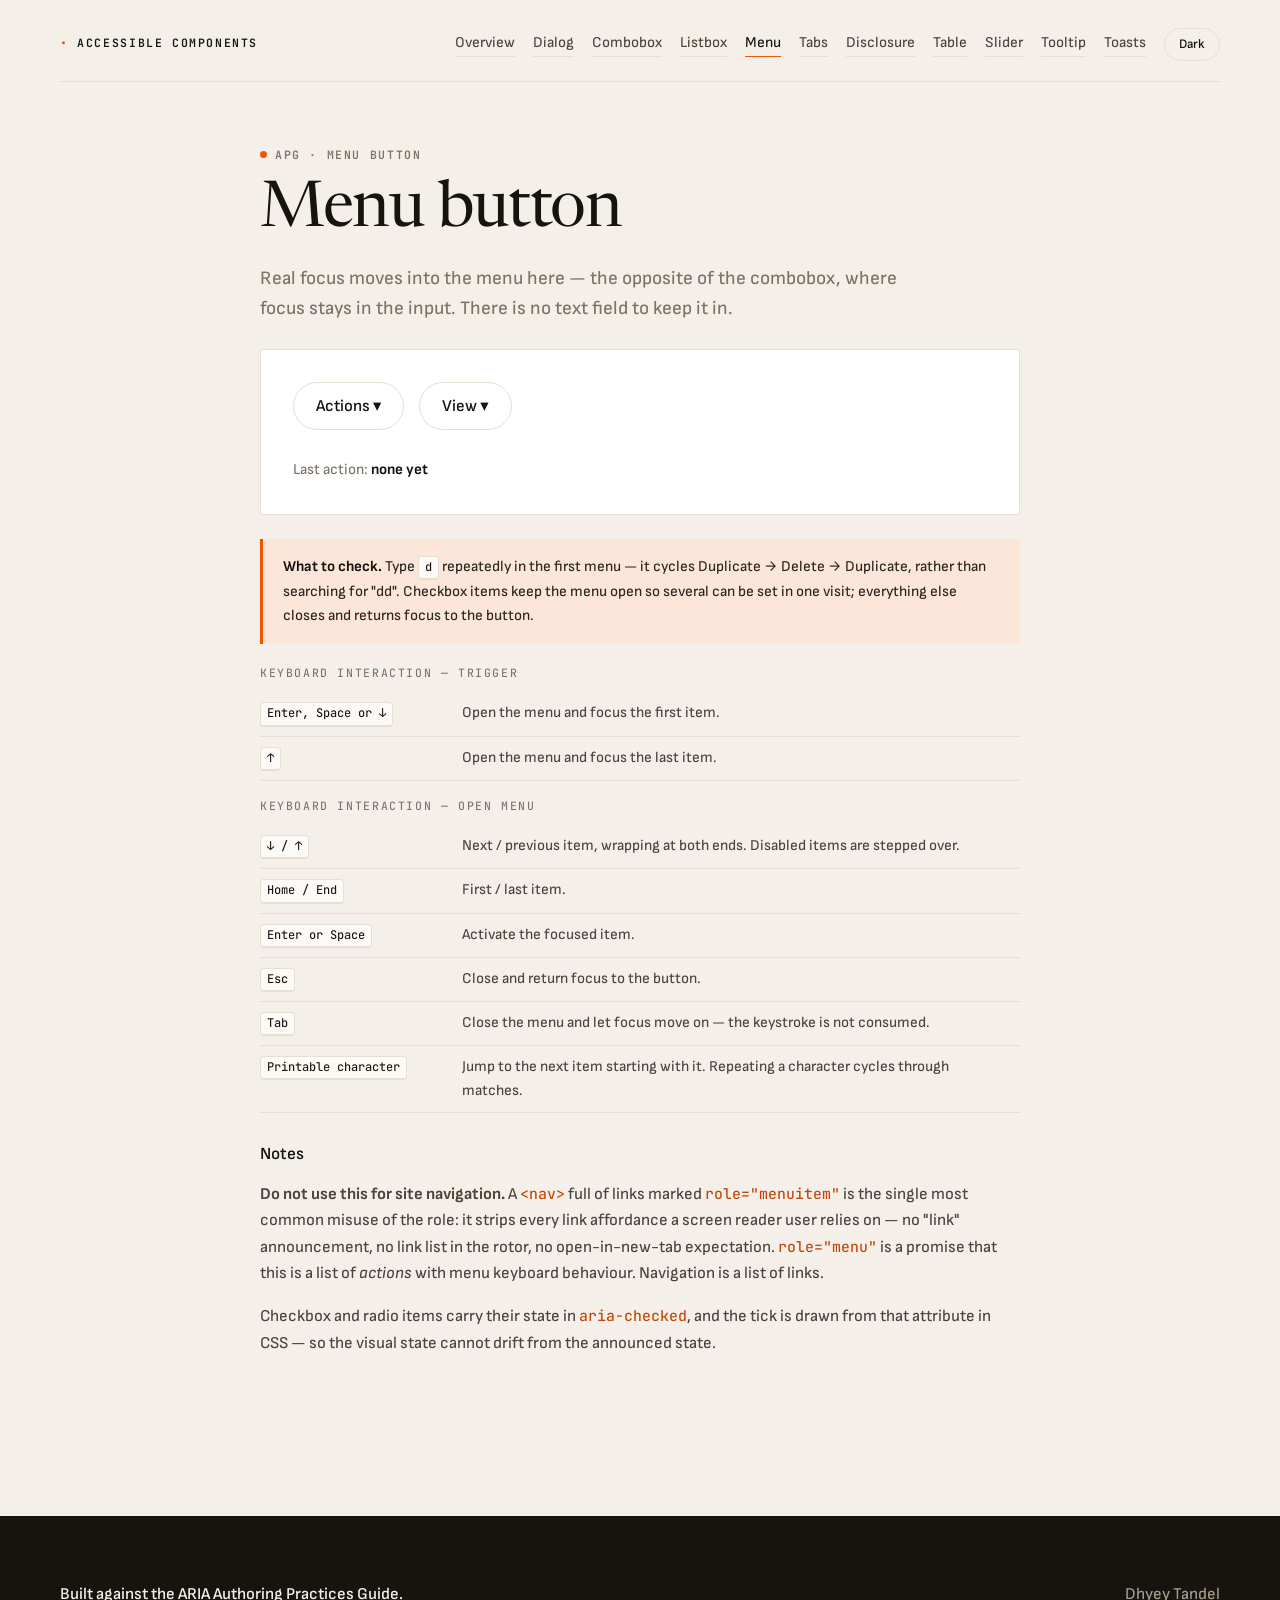
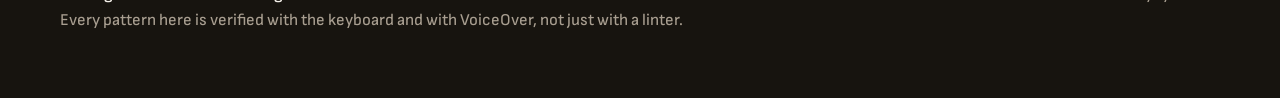
<file: demo/menu.html>
<!doctype html>
<html lang="en">
<head>
  <meta charset="utf-8">
  <meta name="viewport" content="width=device-width, initial-scale=1">
  <title>Menu button — accessible components</title>
  <link rel="preconnect" href="https://fonts.googleapis.com">
  <link rel="preconnect" href="https://fonts.gstatic.com" crossorigin>
  <link rel="stylesheet" href="https://fonts.googleapis.com/css2?family=JetBrains+Mono:wght@400;600&family=Newsreader:ital,opsz,wght@0,6..72,300..500;1,6..72,300..500&family=Sofia+Sans:wght@400..700&display=swap">
  <link rel="stylesheet" href="../src/styles/index.css">
  <link rel="stylesheet" href="../demo/demo.css">
</head>
<body class="a11y-scope">
  <a class="skip-link a11y-visually-hidden-focusable" href="#main">Skip to content</a>

  <header class="site-header wrap">
    <a class="wordmark" href="../index.html">Accessible components</a>
    <nav class="site-nav" aria-label="Components">
        <a href="../index.html">Overview</a>
        <a href="../demo/dialog.html">Dialog</a>
        <a href="../demo/combobox.html">Combobox</a>
        <a href="../demo/listbox.html">Listbox</a>
        <a href="../demo/menu.html">Menu</a>
        <a href="../demo/tabs.html">Tabs</a>
        <a href="../demo/disclosure.html">Disclosure</a>
        <a href="../demo/table.html">Table</a>
        <a href="../demo/slider.html">Slider</a>
        <a href="../demo/tooltip.html">Tooltip</a>
        <a href="../demo/toast.html">Toasts</a>
      <button type="button" class="theme-toggle">Dark</button>
    </nav>
  </header>

  <main id="main" tabindex="-1">
    <section class="block wrap narrow">
      <p class="eyebrow">APG · Menu Button</p>
      <h1>Menu button</h1>
      <p class="lede">
        Real focus moves into the menu here — the opposite of the combobox,
        where focus stays in the input. There is no text field to keep it in.
      </p>

      <div class="demo-surface">
        <div class="a11y-menu" data-a11y-menu>
          <button type="button" class="btn btn--ghost" data-a11y-menu-trigger>Actions ▾</button>
          <ul class="a11y-menu__list" data-a11y-menu-list>
            <li><button type="button" class="a11y-menu__item" data-a11y-menu-item>Rename</button></li>
            <li><button type="button" class="a11y-menu__item" data-a11y-menu-item>Duplicate</button></li>
            <li><button type="button" class="a11y-menu__item" data-a11y-menu-item aria-disabled="true">Move to…</button></li>
            <li role="separator" class="a11y-menu__separator"></li>
            <li><button type="button" class="a11y-menu__item" data-a11y-menu-item>Delete</button></li>
          </ul>
        </div>

        <div class="a11y-menu" data-a11y-menu style="margin-left:12px">
          <button type="button" class="btn btn--ghost" data-a11y-menu-trigger>View ▾</button>
          <ul class="a11y-menu__list" data-a11y-menu-list>
            <li><button type="button" class="a11y-menu__item" data-a11y-menu-item data-a11y-menu-checkbox>Show hidden files</button></li>
            <li><button type="button" class="a11y-menu__item" data-a11y-menu-item data-a11y-menu-checkbox aria-checked="true">Show file sizes</button></li>
            <li role="separator" class="a11y-menu__separator"></li>
            <li role="group" aria-label="Sort by" style="list-style:none;padding:0;margin:0">
              <button type="button" class="a11y-menu__item" data-a11y-menu-item data-a11y-menu-radio aria-checked="true">Name</button>
              <button type="button" class="a11y-menu__item" data-a11y-menu-item data-a11y-menu-radio>Date modified</button>
              <button type="button" class="a11y-menu__item" data-a11y-menu-item data-a11y-menu-radio>Size</button>
            </li>
          </ul>
        </div>

        <p style="margin:28px 0 0;font-size:15px;color:var(--muted)">
          Last action: <strong id="menu-output" style="color:var(--ink)">none yet</strong>
        </p>
      </div>

      <div class="note">
        <strong>What to check.</strong> Type <kbd>d</kbd> repeatedly in the first
        menu — it cycles Duplicate → Delete → Duplicate, rather than searching
        for "dd". Checkbox items keep the menu open so several can be set in one
        visit; everything else closes and returns focus to the button.
      </div>

          <table class="keys">
            <caption>Keyboard interaction — trigger</caption>
            <tbody>
            <tr><th scope="row"><kbd>Enter, Space or ↓</kbd></th><td>Open the menu and focus the first item.</td></tr>
            <tr><th scope="row"><kbd>↑</kbd></th><td>Open the menu and focus the last item.</td></tr>
            </tbody>
          </table>
          <table class="keys">
            <caption>Keyboard interaction — open menu</caption>
            <tbody>
            <tr><th scope="row"><kbd>↓ / ↑</kbd></th><td>Next / previous item, wrapping at both ends. Disabled items are stepped over.</td></tr>
            <tr><th scope="row"><kbd>Home / End</kbd></th><td>First / last item.</td></tr>
            <tr><th scope="row"><kbd>Enter or Space</kbd></th><td>Activate the focused item.</td></tr>
            <tr><th scope="row"><kbd>Esc</kbd></th><td>Close and return focus to the button.</td></tr>
            <tr><th scope="row"><kbd>Tab</kbd></th><td>Close the menu and let focus move on — the keystroke is not consumed.</td></tr>
            <tr><th scope="row"><kbd>Printable character</kbd></th><td>Jump to the next item starting with it. Repeating a character cycles through matches.</td></tr>
            </tbody>
          </table>
      <h2 class="sub">Notes</h2>
      <p>
        <strong>Do not use this for site navigation.</strong> A <code>&lt;nav&gt;</code>
        full of links marked <code>role="menuitem"</code> is the single most
        common misuse of the role: it strips every link affordance a screen
        reader user relies on — no "link" announcement, no link list in the
        rotor, no open-in-new-tab expectation. <code>role="menu"</code> is a
        promise that this is a list of <em>actions</em> with menu keyboard
        behaviour. Navigation is a list of links.
      </p>
      <p>
        Checkbox and radio items carry their state in <code>aria-checked</code>,
        and the tick is drawn from that attribute in CSS — so the visual state
        cannot drift from the announced state.
      </p>
    </section>

  </main>

  <footer class="site-footer">
    <div class="wrap">
      <p><strong>Built against the ARIA Authoring Practices Guide.</strong><br>
        Every pattern here is verified with the keyboard and with VoiceOver, not just with a linter.</p>
      <p>Dhyey Tandel</p>
    </div>
  </footer>

  <script type="module">
    import { initChrome } from '../demo/demo.js';
    initChrome();
    const { initMenus } = await import('../src/components/menu/menu.js');
    const output = document.getElementById('menu-output');
    for (const root of document.querySelectorAll('[data-a11y-menu]')) {
      root.addEventListener('a11y-menu:select', (event) => {
        output.textContent = event.detail.value;
      });
    }
    initMenus();
  </script>
</body>
</html>
</file>
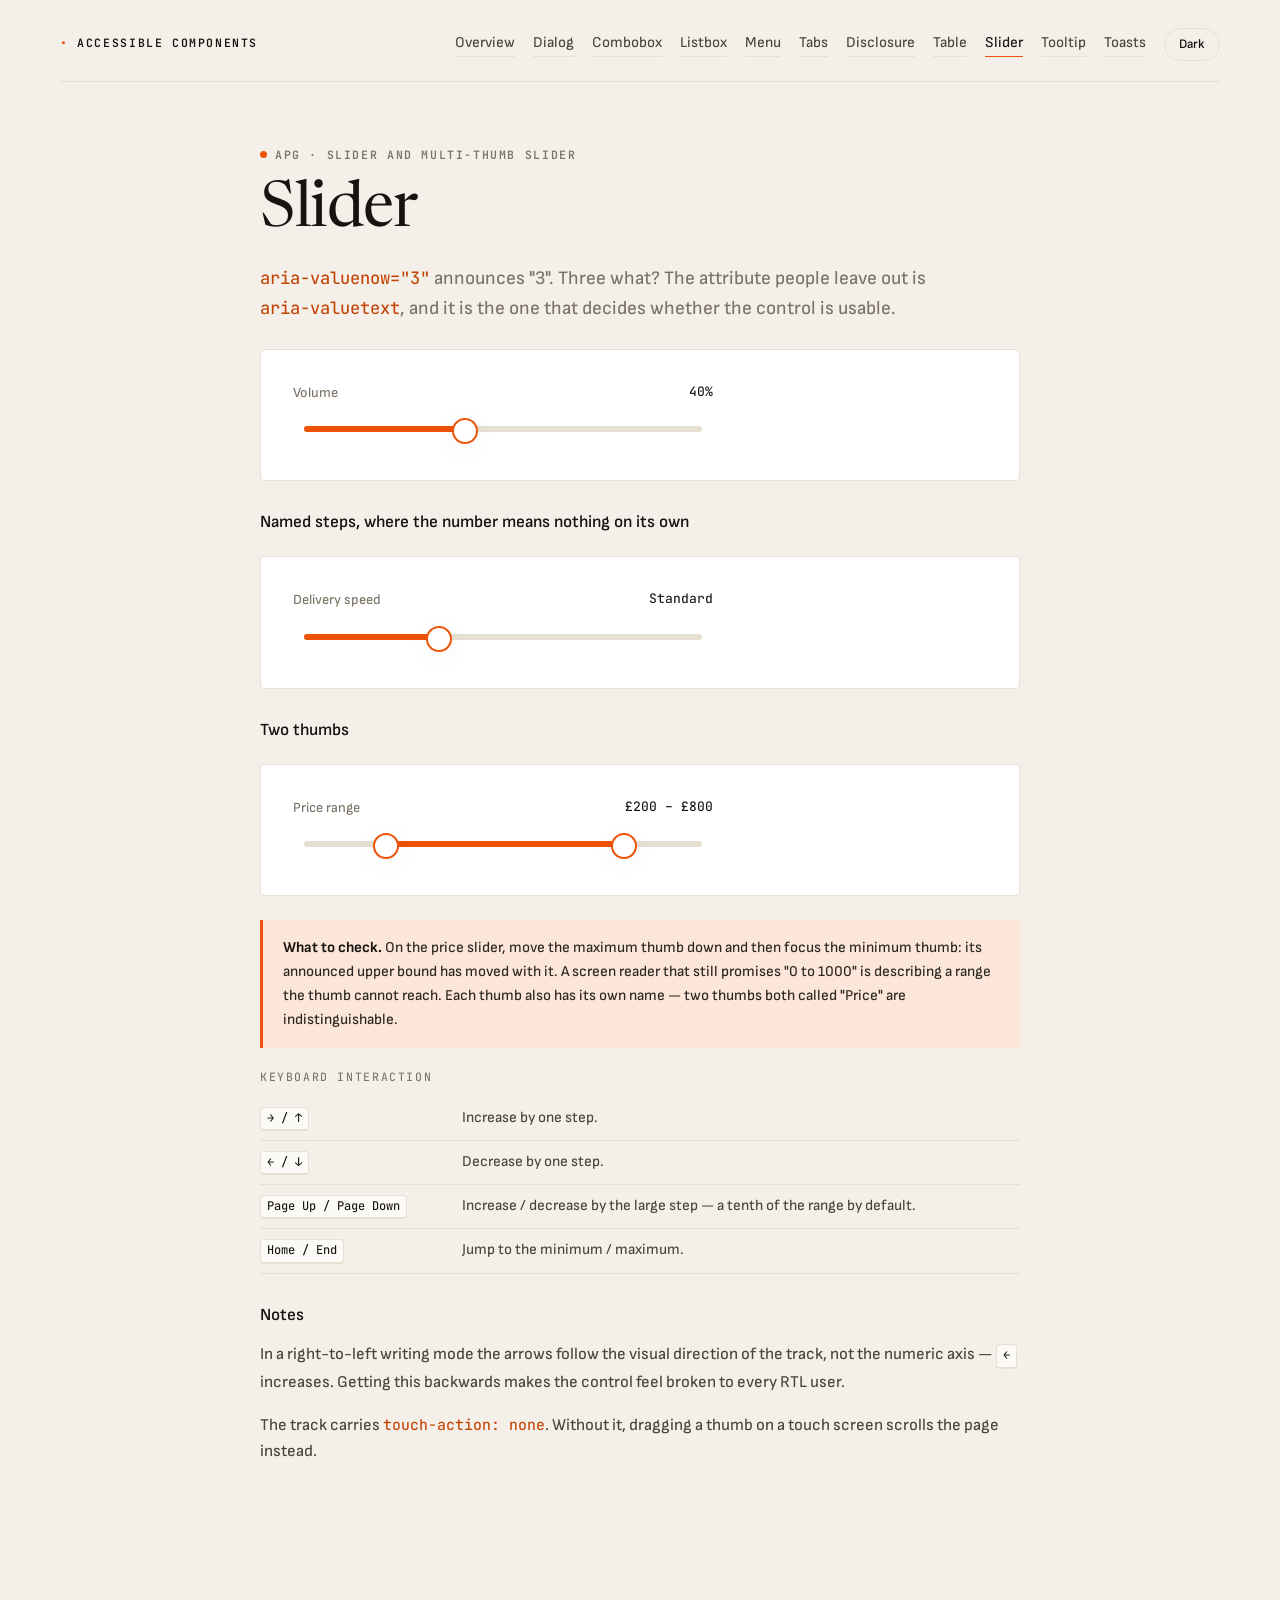
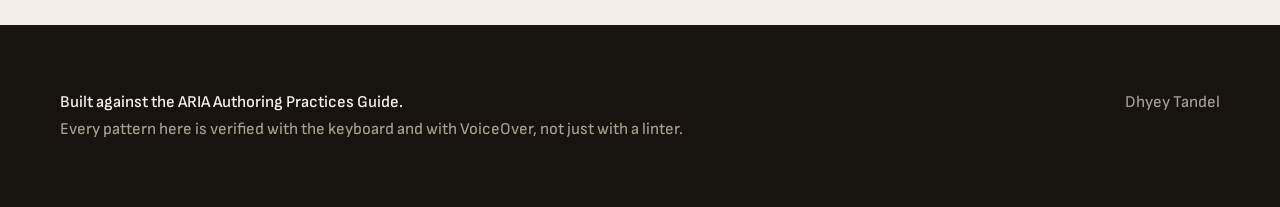
<file: demo/slider.html>
<!doctype html>
<html lang="en">
<head>
  <meta charset="utf-8">
  <meta name="viewport" content="width=device-width, initial-scale=1">
  <title>Slider — accessible components</title>
  <link rel="preconnect" href="https://fonts.googleapis.com">
  <link rel="preconnect" href="https://fonts.gstatic.com" crossorigin>
  <link rel="stylesheet" href="https://fonts.googleapis.com/css2?family=JetBrains+Mono:wght@400;600&family=Newsreader:ital,opsz,wght@0,6..72,300..500;1,6..72,300..500&family=Sofia+Sans:wght@400..700&display=swap">
  <link rel="stylesheet" href="../src/styles/index.css">
  <link rel="stylesheet" href="../demo/demo.css">
</head>
<body class="a11y-scope">
  <a class="skip-link a11y-visually-hidden-focusable" href="#main">Skip to content</a>

  <header class="site-header wrap">
    <a class="wordmark" href="../index.html">Accessible components</a>
    <nav class="site-nav" aria-label="Components">
        <a href="../index.html">Overview</a>
        <a href="../demo/dialog.html">Dialog</a>
        <a href="../demo/combobox.html">Combobox</a>
        <a href="../demo/listbox.html">Listbox</a>
        <a href="../demo/menu.html">Menu</a>
        <a href="../demo/tabs.html">Tabs</a>
        <a href="../demo/disclosure.html">Disclosure</a>
        <a href="../demo/table.html">Table</a>
        <a href="../demo/slider.html">Slider</a>
        <a href="../demo/tooltip.html">Tooltip</a>
        <a href="../demo/toast.html">Toasts</a>
      <button type="button" class="theme-toggle">Dark</button>
    </nav>
  </header>

  <main id="main" tabindex="-1">
    <section class="block wrap narrow">
      <p class="eyebrow">APG · Slider and Multi-Thumb Slider</p>
      <h1>Slider</h1>
      <p class="lede">
        <code>aria-valuenow="3"</code> announces "3". Three what? The attribute
        people leave out is <code>aria-valuetext</code>, and it is the one that
        decides whether the control is usable.
      </p>

      <div class="demo-surface">
        <div class="a11y-slider" data-a11y-slider id="volume" data-min="0" data-max="100" data-step="5">
          <span class="a11y-slider__label">
            <label id="vol-label">Volume</label>
            <output class="a11y-slider__value" id="vol-out">40%</output>
          </span>
          <div class="a11y-slider__track" data-a11y-slider-track>
            <div class="a11y-slider__thumb" data-a11y-slider-thumb data-value="40" aria-labelledby="vol-label"></div>
          </div>
        </div>
      </div>

      <h2 class="sub">Named steps, where the number means nothing on its own</h2>
      <div class="demo-surface">
        <div class="a11y-slider" data-a11y-slider id="speed" data-min="0" data-max="3" data-step="1">
          <span class="a11y-slider__label">
            <label id="speed-label">Delivery speed</label>
            <output class="a11y-slider__value" id="speed-out">Standard</output>
          </span>
          <div class="a11y-slider__track" data-a11y-slider-track>
            <div class="a11y-slider__thumb" data-a11y-slider-thumb data-value="1" aria-labelledby="speed-label"></div>
          </div>
        </div>
      </div>

      <h2 class="sub">Two thumbs</h2>
      <div class="demo-surface">
        <div class="a11y-slider" data-a11y-slider id="price" data-min="0" data-max="1000" data-step="10">
          <span class="a11y-slider__label">
            <span>Price range</span>
            <output class="a11y-slider__value" id="price-out">£200 – £800</output>
          </span>
          <div class="a11y-slider__track" data-a11y-slider-track>
            <div class="a11y-slider__thumb" data-a11y-slider-thumb data-value="200" aria-label="Minimum price"></div>
            <div class="a11y-slider__thumb" data-a11y-slider-thumb data-value="800" aria-label="Maximum price"></div>
          </div>
        </div>
      </div>

      <div class="note">
        <strong>What to check.</strong> On the price slider, move the maximum
        thumb down and then focus the minimum thumb: its announced upper bound
        has moved with it. A screen reader that still promises "0 to 1000" is
        describing a range the thumb cannot reach. Each thumb also has its own
        name — two thumbs both called "Price" are indistinguishable.
      </div>

          <table class="keys">
            <caption>Keyboard interaction</caption>
            <tbody>
            <tr><th scope="row"><kbd>→ / ↑</kbd></th><td>Increase by one step.</td></tr>
            <tr><th scope="row"><kbd>← / ↓</kbd></th><td>Decrease by one step.</td></tr>
            <tr><th scope="row"><kbd>Page Up / Page Down</kbd></th><td>Increase / decrease by the large step — a tenth of the range by default.</td></tr>
            <tr><th scope="row"><kbd>Home / End</kbd></th><td>Jump to the minimum / maximum.</td></tr>
            </tbody>
          </table>
      <h2 class="sub">Notes</h2>
      <p>
        In a right-to-left writing mode the arrows follow the visual direction of
        the track, not the numeric axis — <kbd>←</kbd> increases. Getting this
        backwards makes the control feel broken to every RTL user.
      </p>
      <p>
        The track carries <code>touch-action: none</code>. Without it, dragging a
        thumb on a touch screen scrolls the page instead.
      </p>
    </section>

  </main>

  <footer class="site-footer">
    <div class="wrap">
      <p><strong>Built against the ARIA Authoring Practices Guide.</strong><br>
        Every pattern here is verified with the keyboard and with VoiceOver, not just with a linter.</p>
      <p>Dhyey Tandel</p>
    </div>
  </footer>

  <script type="module">
    import { initChrome } from '../demo/demo.js';
    initChrome();
    const { Slider } = await import('../src/components/slider/slider.js');

    const volOut = document.getElementById('vol-out');
    new Slider(document.getElementById('volume'), {
      format: (v) => `${v} percent`,
      onChange: ([v]) => { volOut.textContent = `${v}%`; },
    });

    const SPEEDS = ['Economy', 'Standard', 'Express', 'Next day'];
    const speedOut = document.getElementById('speed-out');
    new Slider(document.getElementById('speed'), {
      // Without this the screen reader says "2". With it, "Express".
      format: (v) => SPEEDS[v],
      onChange: ([v]) => { speedOut.textContent = SPEEDS[v]; },
    });

    const priceOut = document.getElementById('price-out');
    new Slider(document.getElementById('price'), {
      format: (v) => `${v} pounds`,
      onChange: ([min, max]) => { priceOut.textContent = `£${min} – £${max}`; },
    });
  </script>
</body>
</html>
</file>
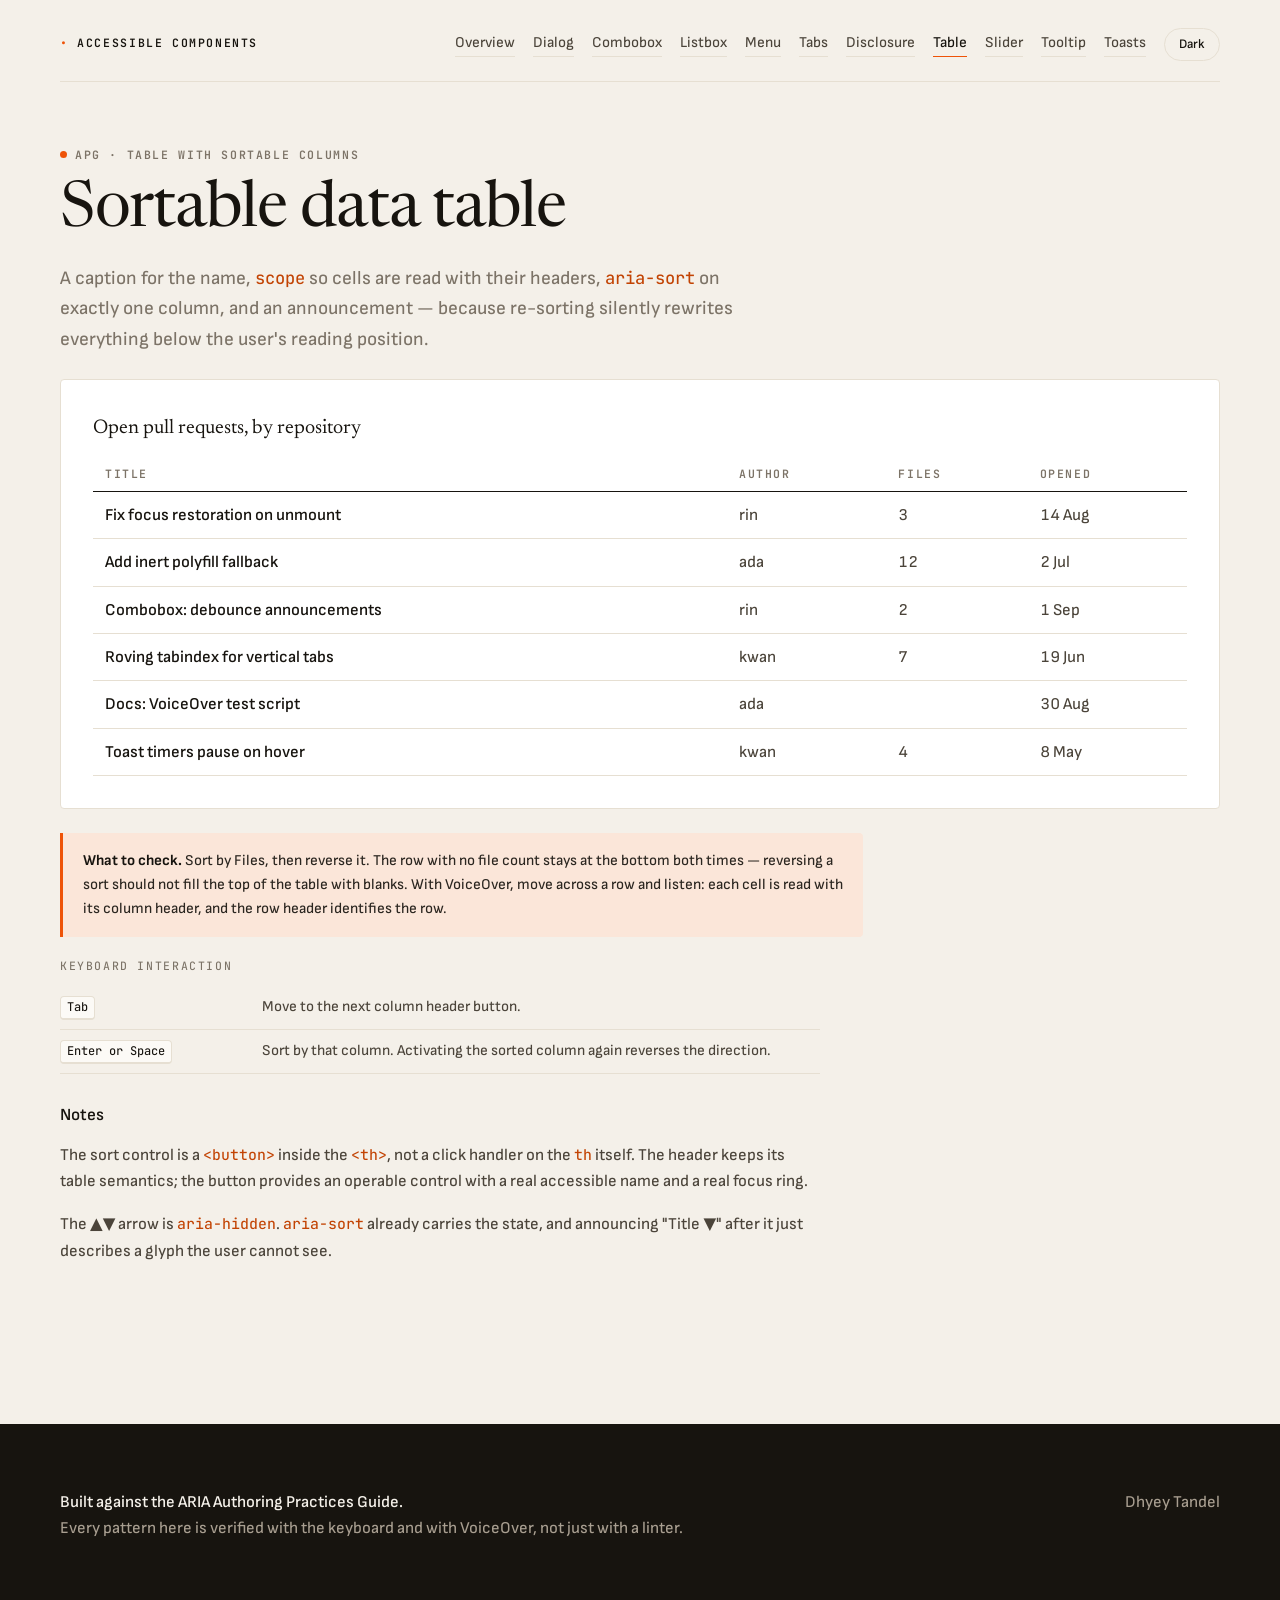
<file: demo/table.html>
<!doctype html>
<html lang="en">
<head>
  <meta charset="utf-8">
  <meta name="viewport" content="width=device-width, initial-scale=1">
  <title>Sortable table — accessible components</title>
  <link rel="preconnect" href="https://fonts.googleapis.com">
  <link rel="preconnect" href="https://fonts.gstatic.com" crossorigin>
  <link rel="stylesheet" href="https://fonts.googleapis.com/css2?family=JetBrains+Mono:wght@400;600&family=Newsreader:ital,opsz,wght@0,6..72,300..500;1,6..72,300..500&family=Sofia+Sans:wght@400..700&display=swap">
  <link rel="stylesheet" href="../src/styles/index.css">
  <link rel="stylesheet" href="../demo/demo.css">
</head>
<body class="a11y-scope">
  <a class="skip-link a11y-visually-hidden-focusable" href="#main">Skip to content</a>

  <header class="site-header wrap">
    <a class="wordmark" href="../index.html">Accessible components</a>
    <nav class="site-nav" aria-label="Components">
        <a href="../index.html">Overview</a>
        <a href="../demo/dialog.html">Dialog</a>
        <a href="../demo/combobox.html">Combobox</a>
        <a href="../demo/listbox.html">Listbox</a>
        <a href="../demo/menu.html">Menu</a>
        <a href="../demo/tabs.html">Tabs</a>
        <a href="../demo/disclosure.html">Disclosure</a>
        <a href="../demo/table.html">Table</a>
        <a href="../demo/slider.html">Slider</a>
        <a href="../demo/tooltip.html">Tooltip</a>
        <a href="../demo/toast.html">Toasts</a>
      <button type="button" class="theme-toggle">Dark</button>
    </nav>
  </header>

  <main id="main" tabindex="-1">
    <section class="block wrap">
      <p class="eyebrow">APG · Table with sortable columns</p>
      <h1>Sortable data table</h1>
      <p class="lede narrow">
        A caption for the name, <code>scope</code> so cells are read with their
        headers, <code>aria-sort</code> on exactly one column, and an
        announcement — because re-sorting silently rewrites everything below the
        user's reading position.
      </p>

      <div class="demo-surface">
        <table class="a11y-table" data-a11y-sortable-table>
          <caption>Open pull requests, by repository</caption>
          <thead>
            <tr>
              <th scope="col" data-sort-type="text"><button type="button">Title</button></th>
              <th scope="col" data-sort-type="text"><button type="button">Author</button></th>
              <th scope="col" data-sort-type="number"><button type="button">Files</button></th>
              <th scope="col" data-sort-type="date"><button type="button">Opened</button></th>
            </tr>
          </thead>
          <tbody>
            <tr><th scope="row">Fix focus restoration on unmount</th><td>rin</td><td>3</td><td data-sort-value="2026-08-14">14 Aug</td></tr>
            <tr><th scope="row">Add inert polyfill fallback</th><td>ada</td><td>12</td><td data-sort-value="2026-07-02">2 Jul</td></tr>
            <tr><th scope="row">Combobox: debounce announcements</th><td>rin</td><td>2</td><td data-sort-value="2026-09-01">1 Sep</td></tr>
            <tr><th scope="row">Roving tabindex for vertical tabs</th><td>kwan</td><td>7</td><td data-sort-value="2026-06-19">19 Jun</td></tr>
            <tr><th scope="row">Docs: VoiceOver test script</th><td>ada</td><td></td><td data-sort-value="2026-08-30">30 Aug</td></tr>
            <tr><th scope="row">Toast timers pause on hover</th><td>kwan</td><td>4</td><td data-sort-value="2026-05-08">8 May</td></tr>
          </tbody>
        </table>
      </div>

      <div class="note narrow">
        <strong>What to check.</strong> Sort by Files, then reverse it. The row
        with no file count stays at the bottom both times — reversing a sort
        should not fill the top of the table with blanks. With VoiceOver, move
        across a row and listen: each cell is read with its column header, and
        the row header identifies the row.
      </div>

      <div class="narrow">
          <table class="keys">
            <caption>Keyboard interaction</caption>
            <tbody>
            <tr><th scope="row"><kbd>Tab</kbd></th><td>Move to the next column header button.</td></tr>
            <tr><th scope="row"><kbd>Enter or Space</kbd></th><td>Sort by that column. Activating the sorted column again reverses the direction.</td></tr>
            </tbody>
          </table>
        <h2 class="sub">Notes</h2>
        <p>
          The sort control is a <code>&lt;button&gt;</code> inside the
          <code>&lt;th&gt;</code>, not a click handler on the <code>th</code>
          itself. The header keeps its table semantics; the button provides an
          operable control with a real accessible name and a real focus ring.
        </p>
        <p>
          The <span aria-hidden="true">▲▼</span> arrow is
          <code>aria-hidden</code>. <code>aria-sort</code> already carries the
          state, and announcing "Title ▼" after it just describes a glyph the
          user cannot see.
        </p>
      </div>
    </section>

  </main>

  <footer class="site-footer">
    <div class="wrap">
      <p><strong>Built against the ARIA Authoring Practices Guide.</strong><br>
        Every pattern here is verified with the keyboard and with VoiceOver, not just with a linter.</p>
      <p>Dhyey Tandel</p>
    </div>
  </footer>

  <script type="module">
    import { initChrome } from '../demo/demo.js';
    initChrome();
    const { init } = await import('../src/index.js');
    init();
  </script>
</body>
</html>
</file>
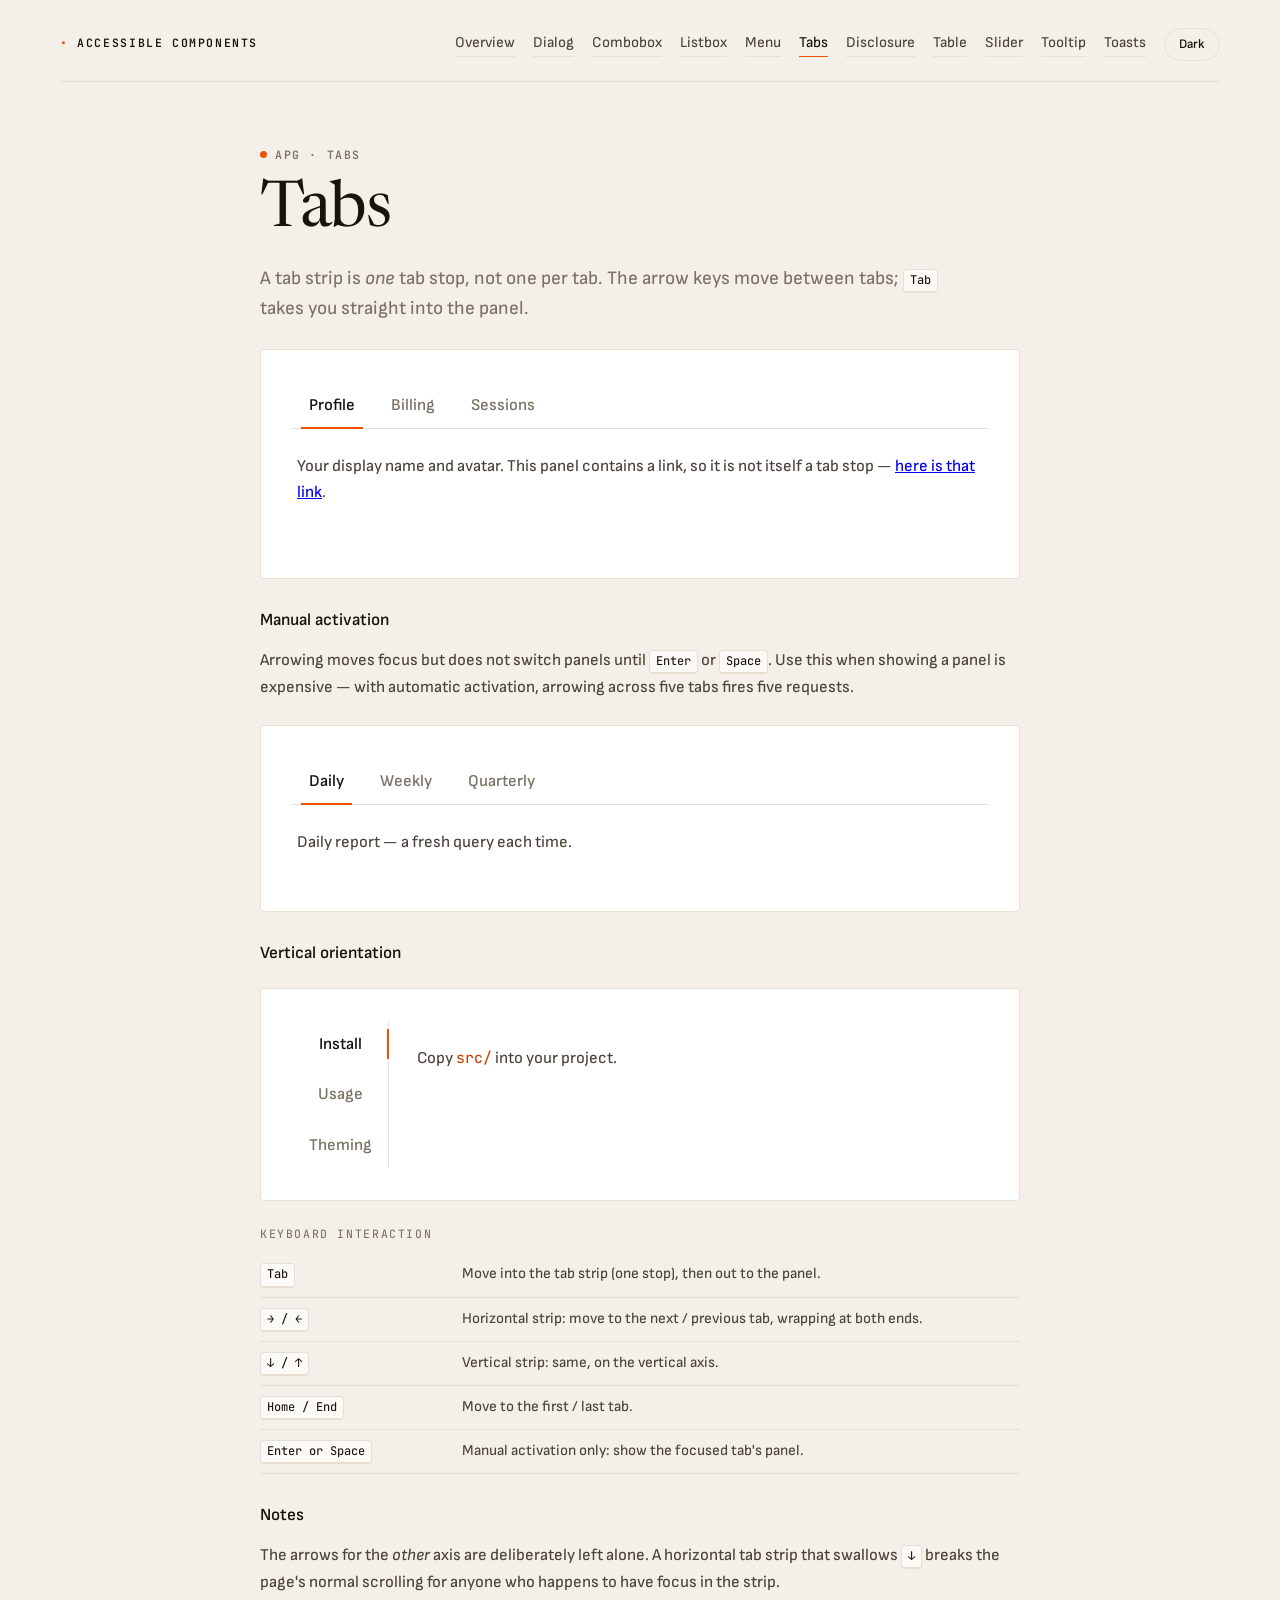
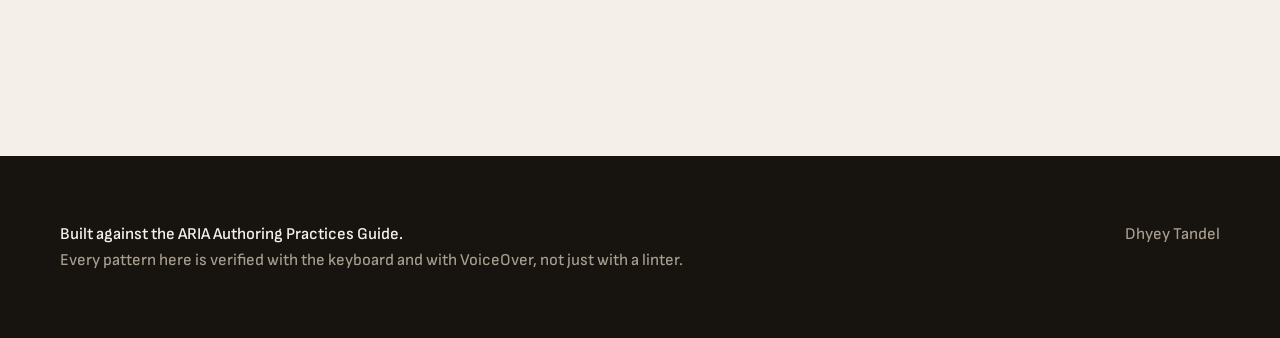
<file: demo/tabs.html>
<!doctype html>
<html lang="en">
<head>
  <meta charset="utf-8">
  <meta name="viewport" content="width=device-width, initial-scale=1">
  <title>Tabs — accessible components</title>
  <link rel="preconnect" href="https://fonts.googleapis.com">
  <link rel="preconnect" href="https://fonts.gstatic.com" crossorigin>
  <link rel="stylesheet" href="https://fonts.googleapis.com/css2?family=JetBrains+Mono:wght@400;600&family=Newsreader:ital,opsz,wght@0,6..72,300..500;1,6..72,300..500&family=Sofia+Sans:wght@400..700&display=swap">
  <link rel="stylesheet" href="../src/styles/index.css">
  <link rel="stylesheet" href="../demo/demo.css">
</head>
<body class="a11y-scope">
  <a class="skip-link a11y-visually-hidden-focusable" href="#main">Skip to content</a>

  <header class="site-header wrap">
    <a class="wordmark" href="../index.html">Accessible components</a>
    <nav class="site-nav" aria-label="Components">
        <a href="../index.html">Overview</a>
        <a href="../demo/dialog.html">Dialog</a>
        <a href="../demo/combobox.html">Combobox</a>
        <a href="../demo/listbox.html">Listbox</a>
        <a href="../demo/menu.html">Menu</a>
        <a href="../demo/tabs.html">Tabs</a>
        <a href="../demo/disclosure.html">Disclosure</a>
        <a href="../demo/table.html">Table</a>
        <a href="../demo/slider.html">Slider</a>
        <a href="../demo/tooltip.html">Tooltip</a>
        <a href="../demo/toast.html">Toasts</a>
      <button type="button" class="theme-toggle">Dark</button>
    </nav>
  </header>

  <main id="main" tabindex="-1">
    <section class="block wrap narrow">
      <p class="eyebrow">APG · Tabs</p>
      <h1>Tabs</h1>
      <p class="lede">
        A tab strip is <em>one</em> tab stop, not one per tab. The arrow keys
        move between tabs; <kbd>Tab</kbd> takes you straight into the panel.
      </p>

      <div class="demo-surface">
        <div data-a11y-tabs>
          <div class="a11y-tabs__list" role="tablist" aria-label="Account settings">
            <button class="a11y-tabs__tab" data-a11y-tab aria-controls="tp-profile">Profile</button>
            <button class="a11y-tabs__tab" data-a11y-tab aria-controls="tp-billing">Billing</button>
            <button class="a11y-tabs__tab" data-a11y-tab aria-controls="tp-sessions">Sessions</button>
          </div>
          <div class="a11y-tabs__panel" id="tp-profile">
            <p style="margin-top:0">Your display name and avatar. This panel contains a link, so it is not itself a tab stop —
              <a href="#tp-profile">here is that link</a>.</p>
          </div>
          <div class="a11y-tabs__panel" id="tp-billing">
            <p style="margin-top:0">Plain text, nothing focusable. This panel <em>does</em> get
              <code>tabindex="0"</code>, so <kbd>Tab</kbd> from the tab strip reaches the content
              and a screen reader can read it.</p>
          </div>
          <div class="a11y-tabs__panel" id="tp-sessions">
            <p style="margin-top:0">Three active sessions.</p>
            <button type="button" class="btn btn--ghost">Revoke all</button>
          </div>
        </div>
      </div>

      <h2 class="sub">Manual activation</h2>
      <p>
        Arrowing moves focus but does not switch panels until <kbd>Enter</kbd> or
        <kbd>Space</kbd>. Use this when showing a panel is expensive — with
        automatic activation, arrowing across five tabs fires five requests.
      </p>
      <div class="demo-surface">
        <div data-a11y-tabs data-a11y-tabs-activation="manual">
          <div class="a11y-tabs__list" role="tablist" aria-label="Reports (manual activation)">
            <button class="a11y-tabs__tab" data-a11y-tab aria-controls="mp-1">Daily</button>
            <button class="a11y-tabs__tab" data-a11y-tab aria-controls="mp-2">Weekly</button>
            <button class="a11y-tabs__tab" data-a11y-tab aria-controls="mp-3">Quarterly</button>
          </div>
          <div class="a11y-tabs__panel" id="mp-1"><p style="margin:0">Daily report — a fresh query each time.</p></div>
          <div class="a11y-tabs__panel" id="mp-2"><p style="margin:0">Weekly report.</p></div>
          <div class="a11y-tabs__panel" id="mp-3"><p style="margin:0">Quarterly report.</p></div>
        </div>
      </div>

      <h2 class="sub">Vertical orientation</h2>
      <div class="demo-surface">
        <div data-a11y-tabs data-a11y-tabs-orientation="vertical" style="display:flex;gap:24px">
          <div class="a11y-tabs__list" role="tablist" aria-label="Documentation" aria-orientation="vertical">
            <button class="a11y-tabs__tab" data-a11y-tab aria-controls="vp-1">Install</button>
            <button class="a11y-tabs__tab" data-a11y-tab aria-controls="vp-2">Usage</button>
            <button class="a11y-tabs__tab" data-a11y-tab aria-controls="vp-3">Theming</button>
          </div>
          <div style="flex:1">
            <div class="a11y-tabs__panel" id="vp-1"><p style="margin:0">Copy <code>src/</code> into your project.</p></div>
            <div class="a11y-tabs__panel" id="vp-2"><p style="margin:0">Import the component and call <code>init()</code>.</p></div>
            <div class="a11y-tabs__panel" id="vp-3"><p style="margin:0">Override the custom properties in <code>tokens.css</code>.</p></div>
          </div>
        </div>
      </div>

          <table class="keys">
            <caption>Keyboard interaction</caption>
            <tbody>
            <tr><th scope="row"><kbd>Tab</kbd></th><td>Move into the tab strip (one stop), then out to the panel.</td></tr>
            <tr><th scope="row"><kbd>→ / ←</kbd></th><td>Horizontal strip: move to the next / previous tab, wrapping at both ends.</td></tr>
            <tr><th scope="row"><kbd>↓ / ↑</kbd></th><td>Vertical strip: same, on the vertical axis.</td></tr>
            <tr><th scope="row"><kbd>Home / End</kbd></th><td>Move to the first / last tab.</td></tr>
            <tr><th scope="row"><kbd>Enter or Space</kbd></th><td>Manual activation only: show the focused tab's panel.</td></tr>
            </tbody>
          </table>
      <h2 class="sub">Notes</h2>
      <p>
        The arrows for the <em>other</em> axis are deliberately left alone. A
        horizontal tab strip that swallows <kbd>↓</kbd> breaks the page's normal
        scrolling for anyone who happens to have focus in the strip.
      </p>
    </section>

  </main>

  <footer class="site-footer">
    <div class="wrap">
      <p><strong>Built against the ARIA Authoring Practices Guide.</strong><br>
        Every pattern here is verified with the keyboard and with VoiceOver, not just with a linter.</p>
      <p>Dhyey Tandel</p>
    </div>
  </footer>

  <script type="module">
    import { initChrome } from '../demo/demo.js';
    initChrome();
    const { init } = await import('../src/index.js');
    init();
  </script>
</body>
</html>
</file>
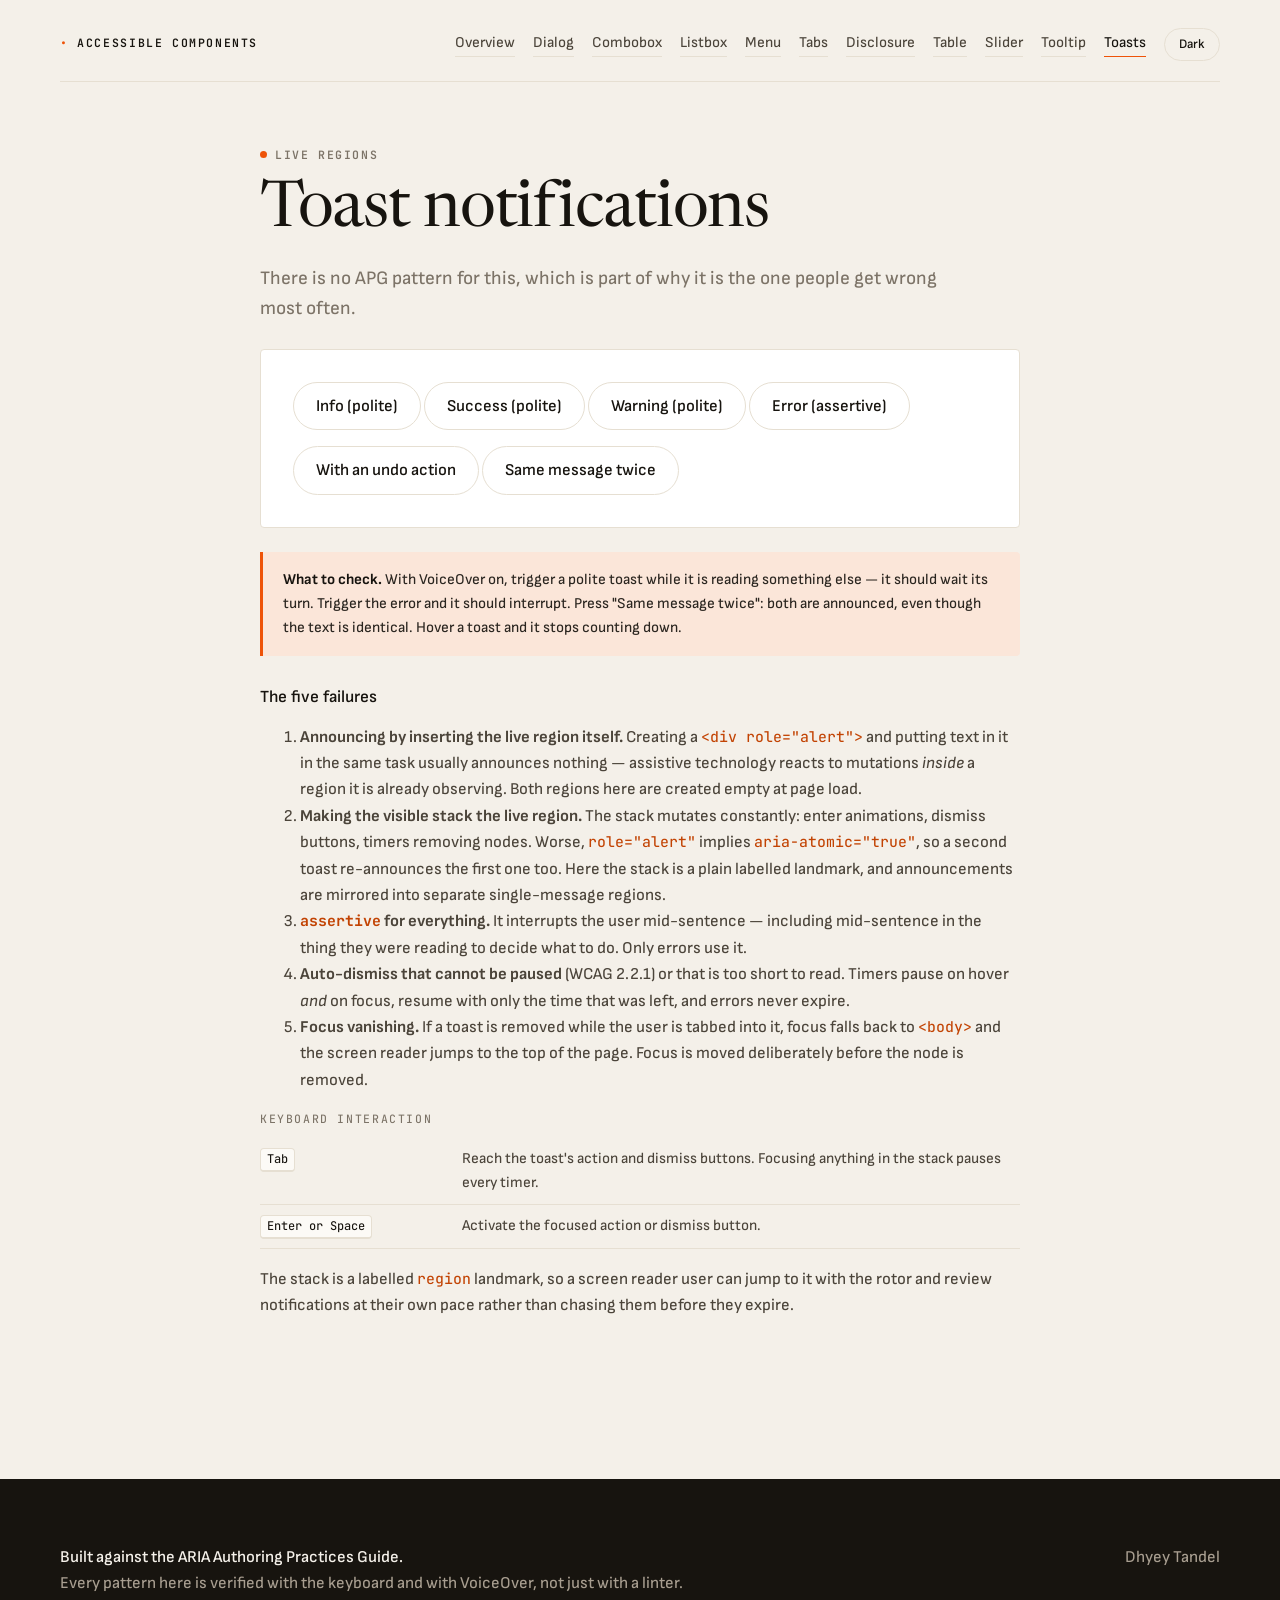
<file: demo/toast.html>
<!doctype html>
<html lang="en">
<head>
  <meta charset="utf-8">
  <meta name="viewport" content="width=device-width, initial-scale=1">
  <title>Toast notifications — accessible components</title>
  <link rel="preconnect" href="https://fonts.googleapis.com">
  <link rel="preconnect" href="https://fonts.gstatic.com" crossorigin>
  <link rel="stylesheet" href="https://fonts.googleapis.com/css2?family=JetBrains+Mono:wght@400;600&family=Newsreader:ital,opsz,wght@0,6..72,300..500;1,6..72,300..500&family=Sofia+Sans:wght@400..700&display=swap">
  <link rel="stylesheet" href="../src/styles/index.css">
  <link rel="stylesheet" href="../demo/demo.css">
</head>
<body class="a11y-scope">
  <a class="skip-link a11y-visually-hidden-focusable" href="#main">Skip to content</a>

  <header class="site-header wrap">
    <a class="wordmark" href="../index.html">Accessible components</a>
    <nav class="site-nav" aria-label="Components">
        <a href="../index.html">Overview</a>
        <a href="../demo/dialog.html">Dialog</a>
        <a href="../demo/combobox.html">Combobox</a>
        <a href="../demo/listbox.html">Listbox</a>
        <a href="../demo/menu.html">Menu</a>
        <a href="../demo/tabs.html">Tabs</a>
        <a href="../demo/disclosure.html">Disclosure</a>
        <a href="../demo/table.html">Table</a>
        <a href="../demo/slider.html">Slider</a>
        <a href="../demo/tooltip.html">Tooltip</a>
        <a href="../demo/toast.html">Toasts</a>
      <button type="button" class="theme-toggle">Dark</button>
    </nav>
  </header>

  <main id="main" tabindex="-1">
    <section class="block wrap narrow">
      <p class="eyebrow">Live regions</p>
      <h1>Toast notifications</h1>
      <p class="lede">
        There is no APG pattern for this, which is part of why it is the one
        people get wrong most often.
      </p>

      <div class="demo-surface">
        <p style="margin-top:0">
          <button type="button" class="btn btn--ghost" data-toast="info">Info (polite)</button>
          <button type="button" class="btn btn--ghost" data-toast="success">Success (polite)</button>
          <button type="button" class="btn btn--ghost" data-toast="warning">Warning (polite)</button>
          <button type="button" class="btn btn--ghost" data-toast="error">Error (assertive)</button>
        </p>
        <p style="margin-bottom:0">
          <button type="button" class="btn btn--ghost" data-toast="action">With an undo action</button>
          <button type="button" class="btn btn--ghost" data-toast="repeat">Same message twice</button>
        </p>
      </div>

      <div class="note">
        <strong>What to check.</strong> With VoiceOver on, trigger a polite toast
        while it is reading something else — it should wait its turn. Trigger the
        error and it should interrupt. Press "Same message twice": both are
        announced, even though the text is identical. Hover a toast and it stops
        counting down.
      </div>

      <h2 class="sub">The five failures</h2>
      <ol>
        <li>
          <strong>Announcing by inserting the live region itself.</strong>
          Creating a <code>&lt;div role="alert"&gt;</code> and putting text in it
          in the same task usually announces nothing — assistive technology
          reacts to mutations <em>inside</em> a region it is already observing.
          Both regions here are created empty at page load.
        </li>
        <li>
          <strong>Making the visible stack the live region.</strong> The stack
          mutates constantly: enter animations, dismiss buttons, timers removing
          nodes. Worse, <code>role="alert"</code> implies
          <code>aria-atomic="true"</code>, so a second toast re-announces the
          first one too. Here the stack is a plain labelled landmark, and
          announcements are mirrored into separate single-message regions.
        </li>
        <li>
          <strong><code>assertive</code> for everything.</strong> It interrupts
          the user mid-sentence — including mid-sentence in the thing they were
          reading to decide what to do. Only errors use it.
        </li>
        <li>
          <strong>Auto-dismiss that cannot be paused</strong> (WCAG 2.2.1) or
          that is too short to read. Timers pause on hover <em>and</em> on focus,
          resume with only the time that was left, and errors never expire.
        </li>
        <li>
          <strong>Focus vanishing.</strong> If a toast is removed while the user
          is tabbed into it, focus falls back to <code>&lt;body&gt;</code> and the
          screen reader jumps to the top of the page. Focus is moved deliberately
          before the node is removed.
        </li>
      </ol>

          <table class="keys">
            <caption>Keyboard interaction</caption>
            <tbody>
            <tr><th scope="row"><kbd>Tab</kbd></th><td>Reach the toast's action and dismiss buttons. Focusing anything in the stack pauses every timer.</td></tr>
            <tr><th scope="row"><kbd>Enter or Space</kbd></th><td>Activate the focused action or dismiss button.</td></tr>
            </tbody>
          </table>
      <p>
        The stack is a labelled <code>region</code> landmark, so a screen reader
        user can jump to it with the rotor and review notifications at their own
        pace rather than chasing them before they expire.
      </p>
    </section>

  </main>

  <footer class="site-footer">
    <div class="wrap">
      <p><strong>Built against the ARIA Authoring Practices Guide.</strong><br>
        Every pattern here is verified with the keyboard and with VoiceOver, not just with a linter.</p>
      <p>Dhyey Tandel</p>
    </div>
  </footer>

  <script type="module">
    import { initChrome } from '../demo/demo.js';
    initChrome();
    const { toasts } = await import('../src/components/toast/toast.js');
    const notify = toasts();

    const messages = {
      info: () => notify.info('Your export is being prepared.'),
      success: () => notify.success('Workspace renamed to Northwind.'),
      warning: () => notify.warning('Two of nine files were skipped.'),
      error: () => notify.error('Upload failed: the connection was reset.'),
      action: () => notify.success('Message archived.', {
        action: { label: 'Undo', onClick: () => notify.info('Message restored.') },
      }),
      repeat: () => {
        notify.info('Copied to clipboard.');
        setTimeout(() => notify.info('Copied to clipboard.'), 1200);
      },
    };

    for (const button of document.querySelectorAll('[data-toast]')) {
      button.addEventListener('click', () => messages[button.dataset.toast]());
    }
  </script>
</body>
</html>
</file>
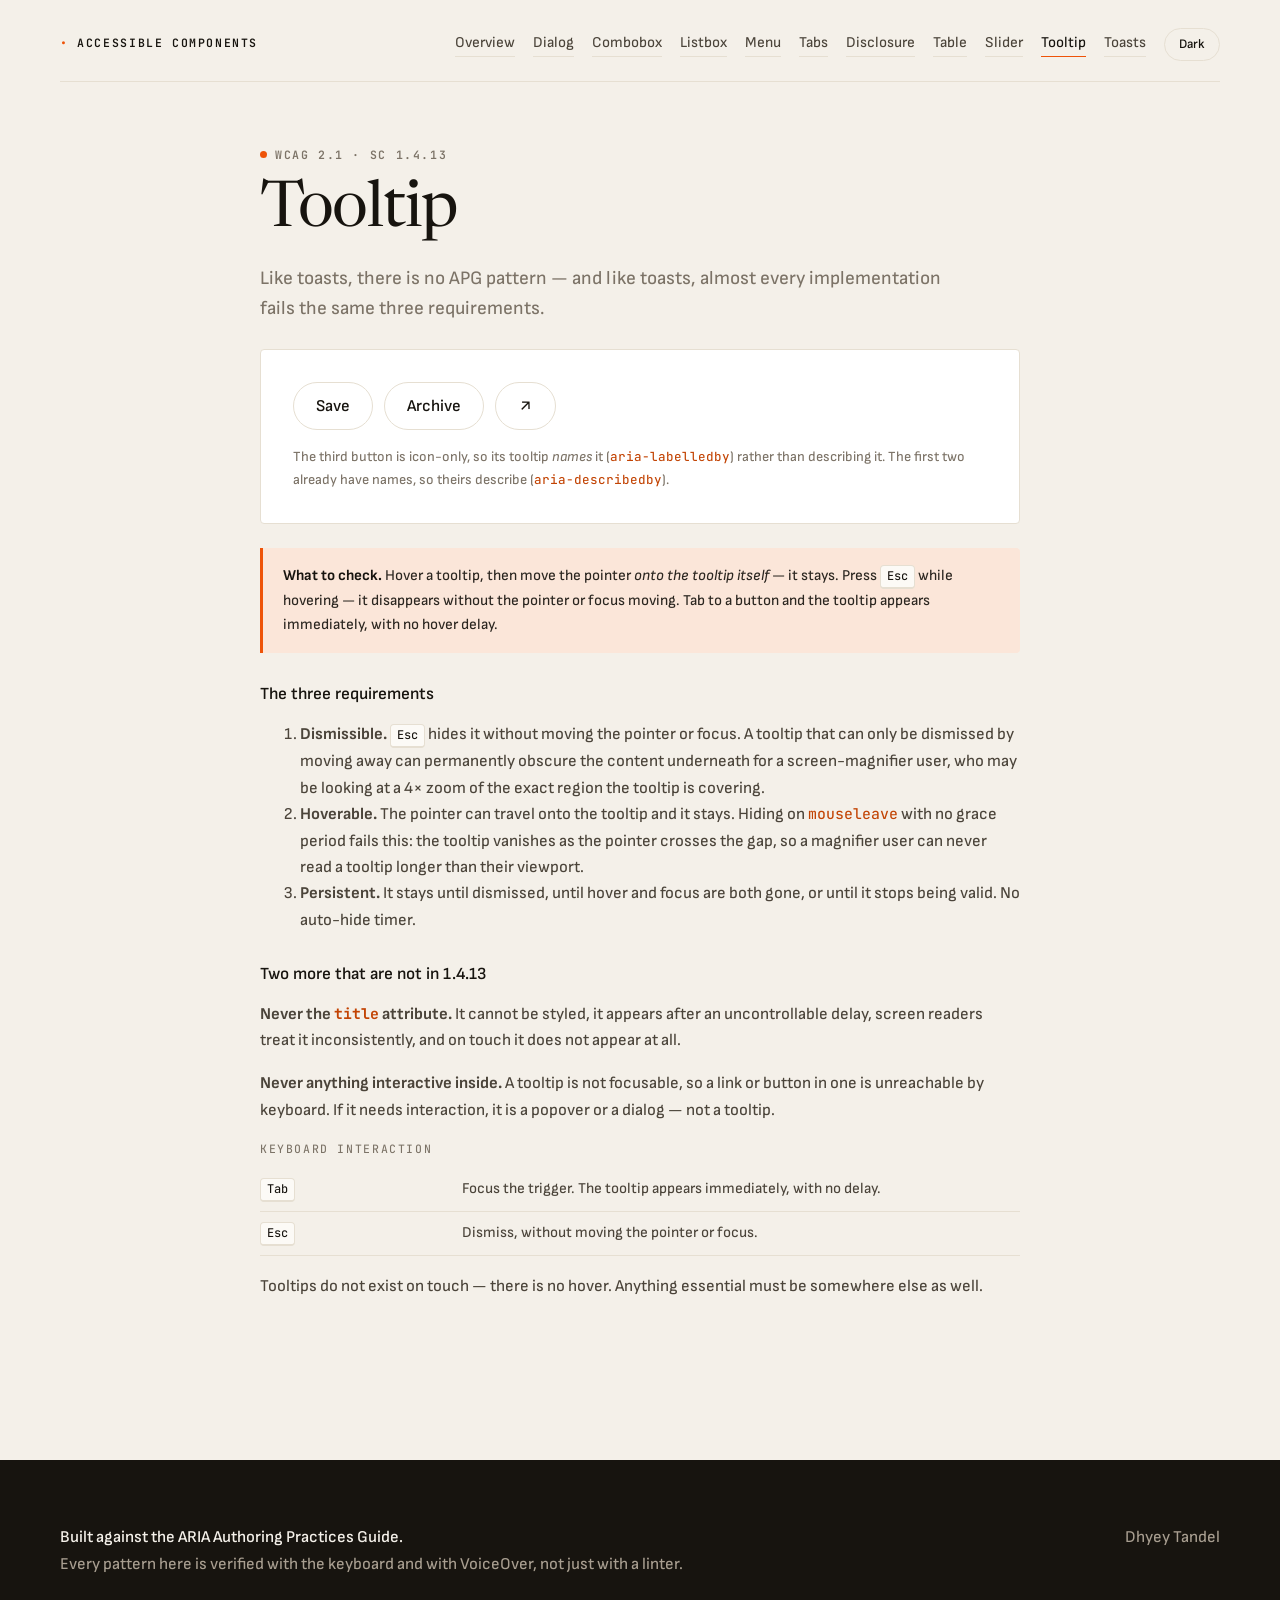
<file: demo/tooltip.html>
<!doctype html>
<html lang="en">
<head>
  <meta charset="utf-8">
  <meta name="viewport" content="width=device-width, initial-scale=1">
  <title>Tooltip — accessible components</title>
  <link rel="preconnect" href="https://fonts.googleapis.com">
  <link rel="preconnect" href="https://fonts.gstatic.com" crossorigin>
  <link rel="stylesheet" href="https://fonts.googleapis.com/css2?family=JetBrains+Mono:wght@400;600&family=Newsreader:ital,opsz,wght@0,6..72,300..500;1,6..72,300..500&family=Sofia+Sans:wght@400..700&display=swap">
  <link rel="stylesheet" href="../src/styles/index.css">
  <link rel="stylesheet" href="../demo/demo.css">
</head>
<body class="a11y-scope">
  <a class="skip-link a11y-visually-hidden-focusable" href="#main">Skip to content</a>

  <header class="site-header wrap">
    <a class="wordmark" href="../index.html">Accessible components</a>
    <nav class="site-nav" aria-label="Components">
        <a href="../index.html">Overview</a>
        <a href="../demo/dialog.html">Dialog</a>
        <a href="../demo/combobox.html">Combobox</a>
        <a href="../demo/listbox.html">Listbox</a>
        <a href="../demo/menu.html">Menu</a>
        <a href="../demo/tabs.html">Tabs</a>
        <a href="../demo/disclosure.html">Disclosure</a>
        <a href="../demo/table.html">Table</a>
        <a href="../demo/slider.html">Slider</a>
        <a href="../demo/tooltip.html">Tooltip</a>
        <a href="../demo/toast.html">Toasts</a>
      <button type="button" class="theme-toggle">Dark</button>
    </nav>
  </header>

  <main id="main" tabindex="-1">
    <section class="block wrap narrow">
      <p class="eyebrow">WCAG 2.1 · SC 1.4.13</p>
      <h1>Tooltip</h1>
      <p class="lede">
        Like toasts, there is no APG pattern — and like toasts, almost every
        implementation fails the same three requirements.
      </p>

      <div class="demo-surface">
        <p style="margin-top:0">
          <span class="a11y-tooltip" data-a11y-tooltip>
            <button type="button" class="btn btn--ghost" data-a11y-tooltip-trigger>Save</button>
            <span class="a11y-tooltip__content" data-a11y-tooltip-content>Saves a copy to your drafts. Nothing is published.</span>
          </span>

          <span class="a11y-tooltip" data-a11y-tooltip style="margin-left:8px">
            <button type="button" class="btn btn--ghost" data-a11y-tooltip-trigger>Archive</button>
            <span class="a11y-tooltip__content" data-a11y-tooltip-content>Hidden from the list, kept for 30 days, then permanently deleted.</span>
          </span>

          <span class="a11y-tooltip" data-a11y-tooltip data-a11y-tooltip-relationship="labels" style="margin-left:8px">
            <button type="button" class="btn btn--ghost" data-a11y-tooltip-trigger><span aria-hidden="true">↗</span></button>
            <span class="a11y-tooltip__content" data-a11y-tooltip-content>Open in a new tab</span>
          </span>
        </p>
        <p style="margin-bottom:0;font-size:14px;color:var(--muted)">
          The third button is icon-only, so its tooltip <em>names</em> it
          (<code>aria-labelledby</code>) rather than describing it. The first two
          already have names, so theirs describe (<code>aria-describedby</code>).
        </p>
      </div>

      <div class="note">
        <strong>What to check.</strong> Hover a tooltip, then move the pointer
        <em>onto the tooltip itself</em> — it stays. Press <kbd>Esc</kbd> while
        hovering — it disappears without the pointer or focus moving. Tab to a
        button and the tooltip appears immediately, with no hover delay.
      </div>

      <h2 class="sub">The three requirements</h2>
      <ol>
        <li>
          <strong>Dismissible.</strong> <kbd>Esc</kbd> hides it without moving
          the pointer or focus. A tooltip that can only be dismissed by moving
          away can permanently obscure the content underneath for a
          screen-magnifier user, who may be looking at a 4× zoom of the exact
          region the tooltip is covering.
        </li>
        <li>
          <strong>Hoverable.</strong> The pointer can travel onto the tooltip and
          it stays. Hiding on <code>mouseleave</code> with no grace period fails
          this: the tooltip vanishes as the pointer crosses the gap, so a
          magnifier user can never read a tooltip longer than their viewport.
        </li>
        <li>
          <strong>Persistent.</strong> It stays until dismissed, until hover and
          focus are both gone, or until it stops being valid. No auto-hide timer.
        </li>
      </ol>

      <h2 class="sub">Two more that are not in 1.4.13</h2>
      <p>
        <strong>Never the <code>title</code> attribute.</strong> It cannot be
        styled, it appears after an uncontrollable delay, screen readers treat it
        inconsistently, and on touch it does not appear at all.
      </p>
      <p>
        <strong>Never anything interactive inside.</strong> A tooltip is not
        focusable, so a link or button in one is unreachable by keyboard. If it
        needs interaction, it is a popover or a dialog — not a tooltip.
      </p>

          <table class="keys">
            <caption>Keyboard interaction</caption>
            <tbody>
            <tr><th scope="row"><kbd>Tab</kbd></th><td>Focus the trigger. The tooltip appears immediately, with no delay.</td></tr>
            <tr><th scope="row"><kbd>Esc</kbd></th><td>Dismiss, without moving the pointer or focus.</td></tr>
            </tbody>
          </table>
      <p>
        Tooltips do not exist on touch — there is no hover. Anything essential
        must be somewhere else as well.
      </p>
    </section>

  </main>

  <footer class="site-footer">
    <div class="wrap">
      <p><strong>Built against the ARIA Authoring Practices Guide.</strong><br>
        Every pattern here is verified with the keyboard and with VoiceOver, not just with a linter.</p>
      <p>Dhyey Tandel</p>
    </div>
  </footer>

  <script type="module">
    import { initChrome } from '../demo/demo.js';
    initChrome();
    const { initTooltips } = await import('../src/components/tooltip/tooltip.js');
    initTooltips();
  </script>
</body>
</html>
</file>
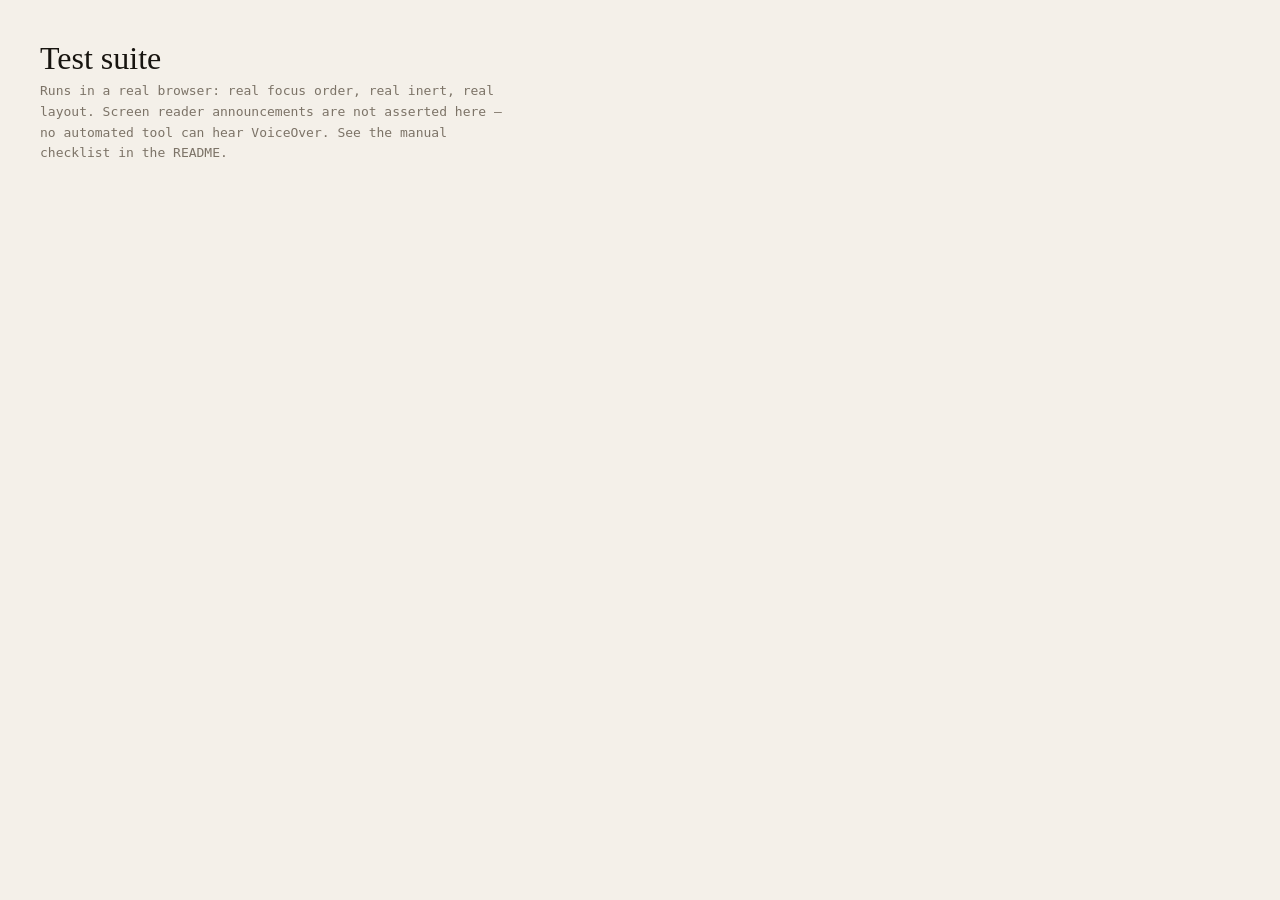
<file: test/run.html>
<!doctype html>
<html lang="en">
<head>
<meta charset="utf-8">
<meta name="viewport" content="width=device-width, initial-scale=1">
<title>Test suite — accessible component library</title>
<link rel="stylesheet" href="../src/styles/index.css">
<style>
  body {
    margin: 0;
    padding: 40px;
    font-family: var(--font-mono), monospace;
    font-size: 13px;
    background: var(--paper);
    color: var(--ink);
  }
  h1 { font-family: var(--font-display), serif; font-weight: 400; font-size: 32px; margin: 0 0 4px; }
  .lede { color: var(--muted); margin: 0 0 24px; max-width: 60ch; line-height: 1.6; }
  .summary { padding: 10px 14px; border-radius: 4px; font-weight: 600; display: inline-block; }
  .summary.is-pass { background: var(--success-soft); color: var(--success); }
  .summary.is-fail { background: var(--error-soft); color: var(--error); }
  h2 { font-size: 12px; letter-spacing: .14em; text-transform: uppercase; color: var(--muted); margin: 28px 0 8px; }
  ul { list-style: none; margin: 0; padding: 0; }
  li { padding: 3px 0 3px 4px; border-left: 2px solid transparent; }
  li.is-pass { color: var(--body-color); }
  li.is-fail { color: var(--error); border-left-color: var(--error); background: var(--error-soft); }
  pre { margin: 6px 0 6px 16px; white-space: pre-wrap; color: var(--error); }
  /* The fixture is rendered (not display:none) because hidden elements are
     never tabbable, which would make every focus test pass vacuously. */
  #fixture { position: absolute; left: -9999px; top: 0; width: 600px; }
</style>
</head>
<body>
  <h1>Test suite</h1>
  <p class="lede">
    Runs in a real browser: real focus order, real <code>inert</code>, real layout.
    Screen reader announcements are not asserted here — no automated tool can hear
    VoiceOver. See the manual checklist in the README.
  </p>
  <div id="results" aria-live="off"></div>

  <script type="module">
    import { run, render } from './harness.js';
    import './tests/focus.test.js';
    import './tests/dialog.test.js';
    import './tests/combobox.test.js';
    import './tests/tabs.test.js';
    import './tests/disclosure.test.js';
    import './tests/table.test.js';
    import './tests/toast.test.js';
    import './tests/menu.test.js';
    import './tests/listbox.test.js';
    import './tests/slider.test.js';
    import './tests/tooltip.test.js';

    const results = await run();
    window.__A11Y_TEST_RESULTS__ = results;
    render(results, document.getElementById('results'));
    document.title = `${results.failed ? '✗' : '✓'} ${results.passed}/${results.passed + results.failed} — tests`;
  </script>
</body>
</html>
</file>
<file: src/styles/index.css>
@import url("./tokens.css");
@import url("./base.css");
@import url("../components/dialog/dialog.css");
@import url("../components/combobox/combobox.css");
@import url("../components/tabs/tabs.css");
@import url("../components/disclosure/disclosure.css");
@import url("../components/accordion/accordion.css");
@import url("../components/table/sortable-table.css");
@import url("../components/toast/toast.css");
@import url("../components/menu/menu.css");
@import url("../components/listbox/listbox.css");
@import url("../components/slider/slider.css");
@import url("../components/tooltip/tooltip.css");
</file>
<file: demo/demo.css>
/* Demo site chrome. The components bring their own CSS; this is the page. */

body {
  margin: 0;
  font-family: var(--font-sans);
  font-size: 16.5px;
  font-weight: 450;
  line-height: 1.6;
  color: var(--body-color);
  background: var(--paper);
  -webkit-font-smoothing: antialiased;
}

.skip-link {
  position: absolute;
  top: 8px;
  left: 8px;
  z-index: 500;
  padding: 10px 18px;
  font-weight: 600;
  color: var(--on-ink);
  background: var(--ink-surface);
  border-radius: var(--r-pill);
}

.wrap { max-width: 1160px; margin: 0 auto; padding: 0 40px; }
.narrow { max-width: 760px; }

.site-header {
  display: flex;
  align-items: baseline;
  justify-content: space-between;
  gap: 24px;
  flex-wrap: wrap;
  padding: 28px 0 20px;
  border-bottom: 1px solid var(--faint);
}

.wordmark {
  font-family: var(--font-mono);
  font-size: 11.5px;
  font-weight: 600;
  letter-spacing: 0.14em;
  text-transform: uppercase;
  color: var(--ink);
  text-decoration: none;
}
.wordmark::before { content: "• "; color: var(--accent); }

.site-nav { display: flex; gap: 18px; flex-wrap: wrap; align-items: center; }
.site-nav a {
  font-size: 15px;
  color: var(--body-color);
  text-decoration: none;
  border-bottom: 1px solid var(--faint);
  padding-bottom: 1px;
}
.site-nav a:hover { color: var(--accent); border-color: var(--accent); }
.site-nav a[aria-current="page"] { color: var(--ink); border-color: var(--accent); }

.theme-toggle {
  padding: 5px 14px;
  font: inherit;
  font-size: 13px;
  font-weight: 560;
  color: var(--ink);
  background: none;
  border: 1px solid var(--faint);
  border-radius: var(--r-pill);
  cursor: pointer;
}
.theme-toggle:hover { border-color: var(--accent); color: var(--accent); }

.eyebrow {
  display: flex;
  align-items: center;
  gap: 8px;
  margin: 0 0 14px;
  font-family: var(--font-mono);
  font-size: 11.5px;
  font-weight: 600;
  letter-spacing: 0.14em;
  text-transform: uppercase;
  color: var(--muted);
}
.eyebrow::before {
  content: "";
  width: 7px;
  height: 7px;
  border-radius: 50%;
  background: var(--accent);
  flex: none;
}

h1 {
  margin: 0 0 16px;
  font-family: var(--font-display);
  font-weight: 400;
  font-size: clamp(40px, 6vw, 64px);
  line-height: 1.04;
  letter-spacing: -0.02em;
  color: var(--ink);
}
h1 em { font-style: italic; color: var(--accent); }

h2 {
  margin: 0 0 12px;
  font-family: var(--font-display);
  font-weight: 400;
  font-size: 34px;
  line-height: 1.14;
  letter-spacing: -0.02em;
  color: var(--ink);
}

h3 { margin: 32px 0 8px; font-size: 17px; font-weight: 600; color: var(--ink); }

/* A sub-section heading. Level comes from the document outline, size from here —
   so correcting the outline never forces a visual change. */
h2.sub, h3.sub {
  margin: 32px 0 8px;
  font-family: var(--font-sans);
  font-size: 17px;
  font-weight: 600;
  letter-spacing: 0;
  color: var(--ink);
}

.lede { font-size: 19px; color: var(--muted); max-width: 62ch; }

section.block { padding: 64px 0; border-bottom: 1px solid var(--faint); }
section.block:last-of-type { border-bottom: 0; }

.demo-surface {
  margin: 24px 0;
  padding: 32px;
  background: var(--card);
  border: 1px solid var(--faint);
  border-radius: var(--r-card);
}

.note {
  margin: 20px 0;
  padding: 16px 20px;
  background: var(--accent-soft);
  border-left: 3px solid var(--accent);
  border-radius: 0 var(--r-card) var(--r-card) 0;
  font-size: 15px;
  color: var(--ink-soft);
}
.note strong { color: var(--ink); }

kbd {
  display: inline-block;
  padding: 1px 6px;
  font-family: var(--font-mono);
  font-size: 12px;
  color: var(--ink);
  background: var(--paper-lift);
  border: 1px solid var(--faint);
  border-bottom-width: 2px;
  border-radius: 4px;
  white-space: nowrap;
}

code { font-family: var(--font-mono); font-size: 0.9em; color: var(--accent-deep); }

table.keys { width: 100%; border-collapse: collapse; margin: 16px 0; }
table.keys caption {
  text-align: left;
  padding-bottom: 10px;
  font-family: var(--font-mono);
  font-size: 11.5px;
  letter-spacing: 0.14em;
  text-transform: uppercase;
  color: var(--muted);
}
table.keys th, table.keys td {
  padding: 9px 12px 9px 0;
  text-align: left;
  vertical-align: top;
  border-bottom: 1px solid var(--faint);
  font-size: 15px;
}
table.keys th { width: 190px; font-weight: 450; color: var(--ink); }

.btn {
  display: inline-flex;
  align-items: center;
  gap: 8px;
  padding: 10px 22px;
  font: inherit;
  font-weight: 560;
  color: var(--on-ink);
  background: var(--ink-surface);
  border: 1px solid var(--ink-surface);
  border-radius: var(--r-pill);
  cursor: pointer;
  transition: transform var(--dur-fast) var(--ease-spring);
}
.btn:hover { transform: translateY(-2px); }
.btn:active { transform: scale(0.97); }
.btn--ghost { color: var(--ink); background: none; border-color: var(--faint); }
.btn--ghost:hover { border-color: var(--accent); color: var(--accent); }

.card-grid { display: grid; gap: 16px; grid-template-columns: repeat(auto-fit, minmax(260px, 1fr)); margin-top: 32px; list-style: none; padding: 0; }
.card {
  display: block;
  padding: 24px;
  background: var(--card);
  border: 1px solid var(--faint);
  border-radius: var(--r-card);
  text-decoration: none;
  transition: transform var(--dur-fast) var(--ease-spring), box-shadow var(--dur-fast) var(--ease-swift);
}
.card:hover { transform: translateY(-2px); box-shadow: var(--shadow-lift); }
.card h2 { margin: 0 0 6px; font-family: var(--font-display); font-weight: 400; font-size: 26px; letter-spacing: -0.02em; }
.card p { margin: 0; font-size: 15px; color: var(--muted); }
.card .go { display: block; margin-top: 14px; color: var(--accent); font-weight: 600; font-size: 14px; }

.site-footer {
  margin-top: 80px;
  padding: 48px 0;
  color: var(--on-ink-muted);
  background: var(--ink-surface);
}
.site-footer .wrap { display: flex; justify-content: space-between; gap: 24px; flex-wrap: wrap; }
.site-footer strong { color: var(--on-ink); font-weight: 560; }
.site-footer a { color: var(--on-ink); }

@media (max-width: 640px) {
  .wrap { padding: 0 20px; }
  section.block { padding: 44px 0; }
  .demo-surface { padding: 20px; }
}
</file>
